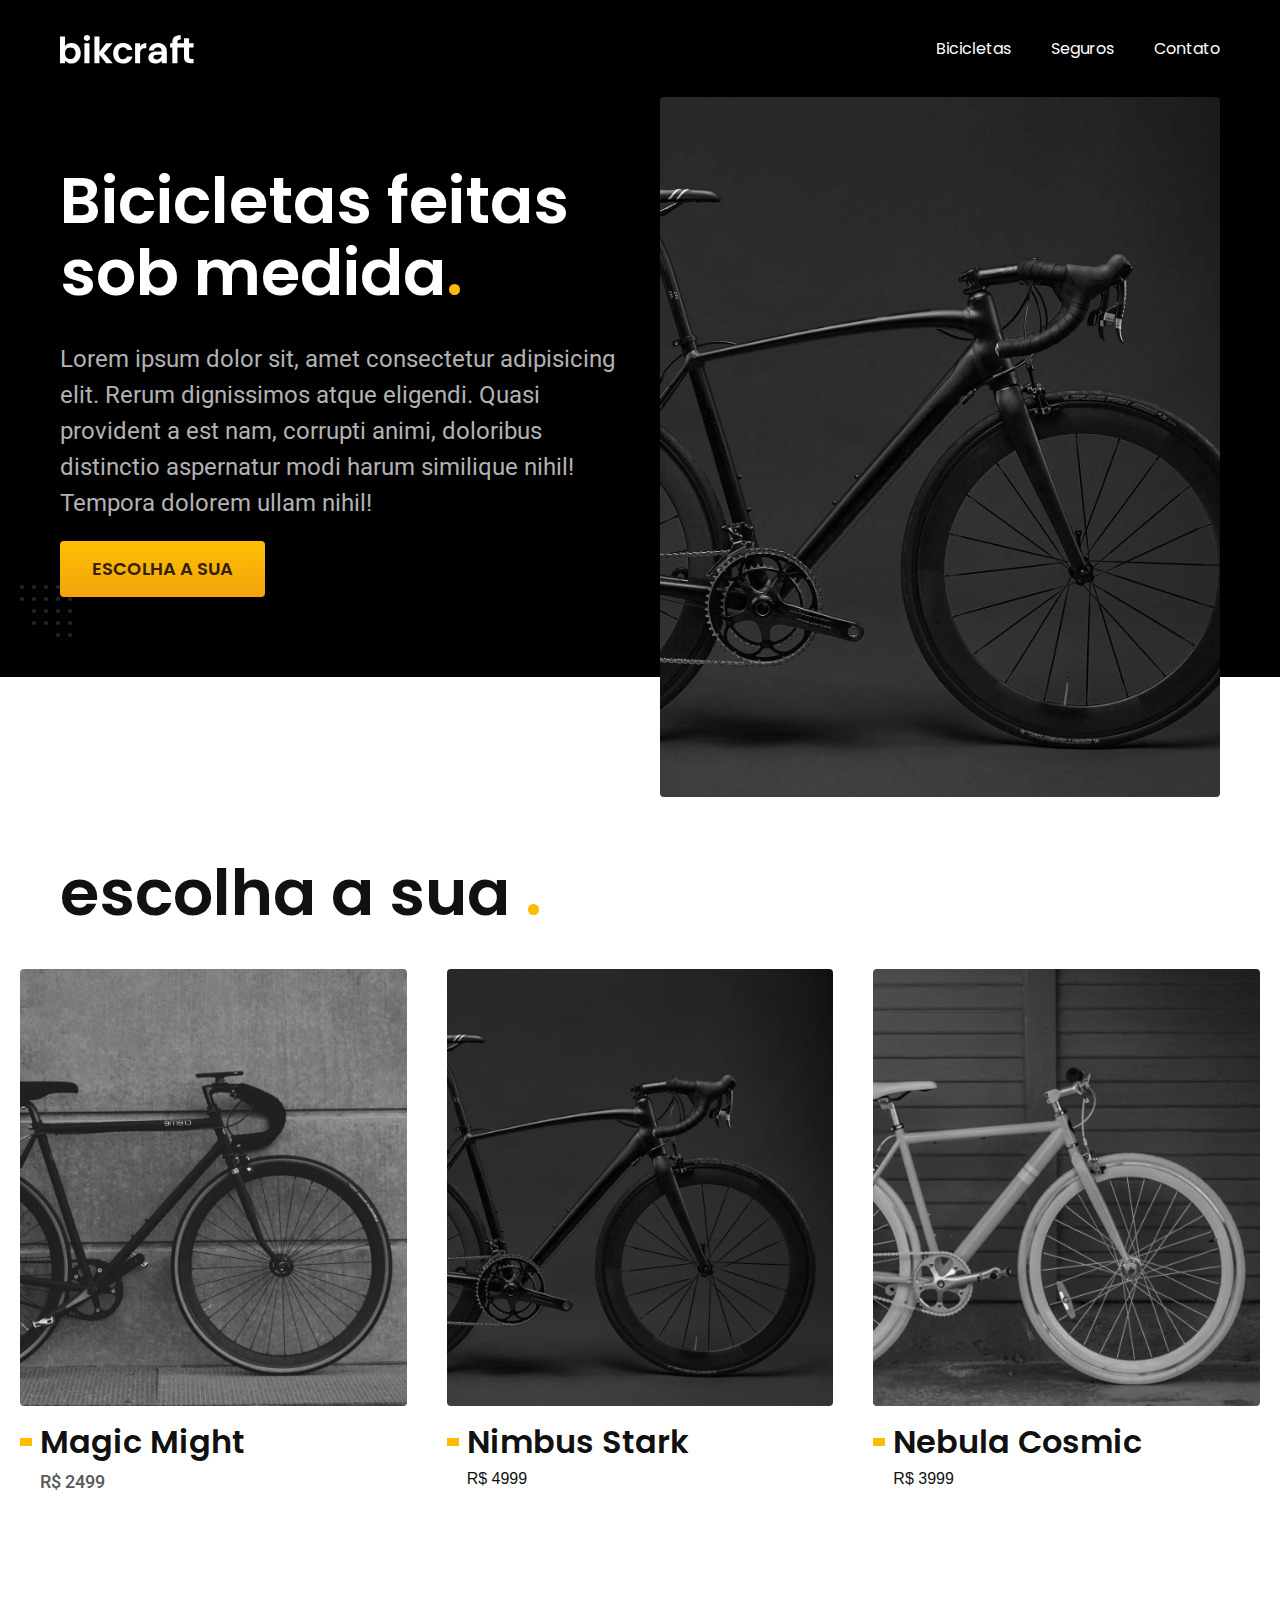
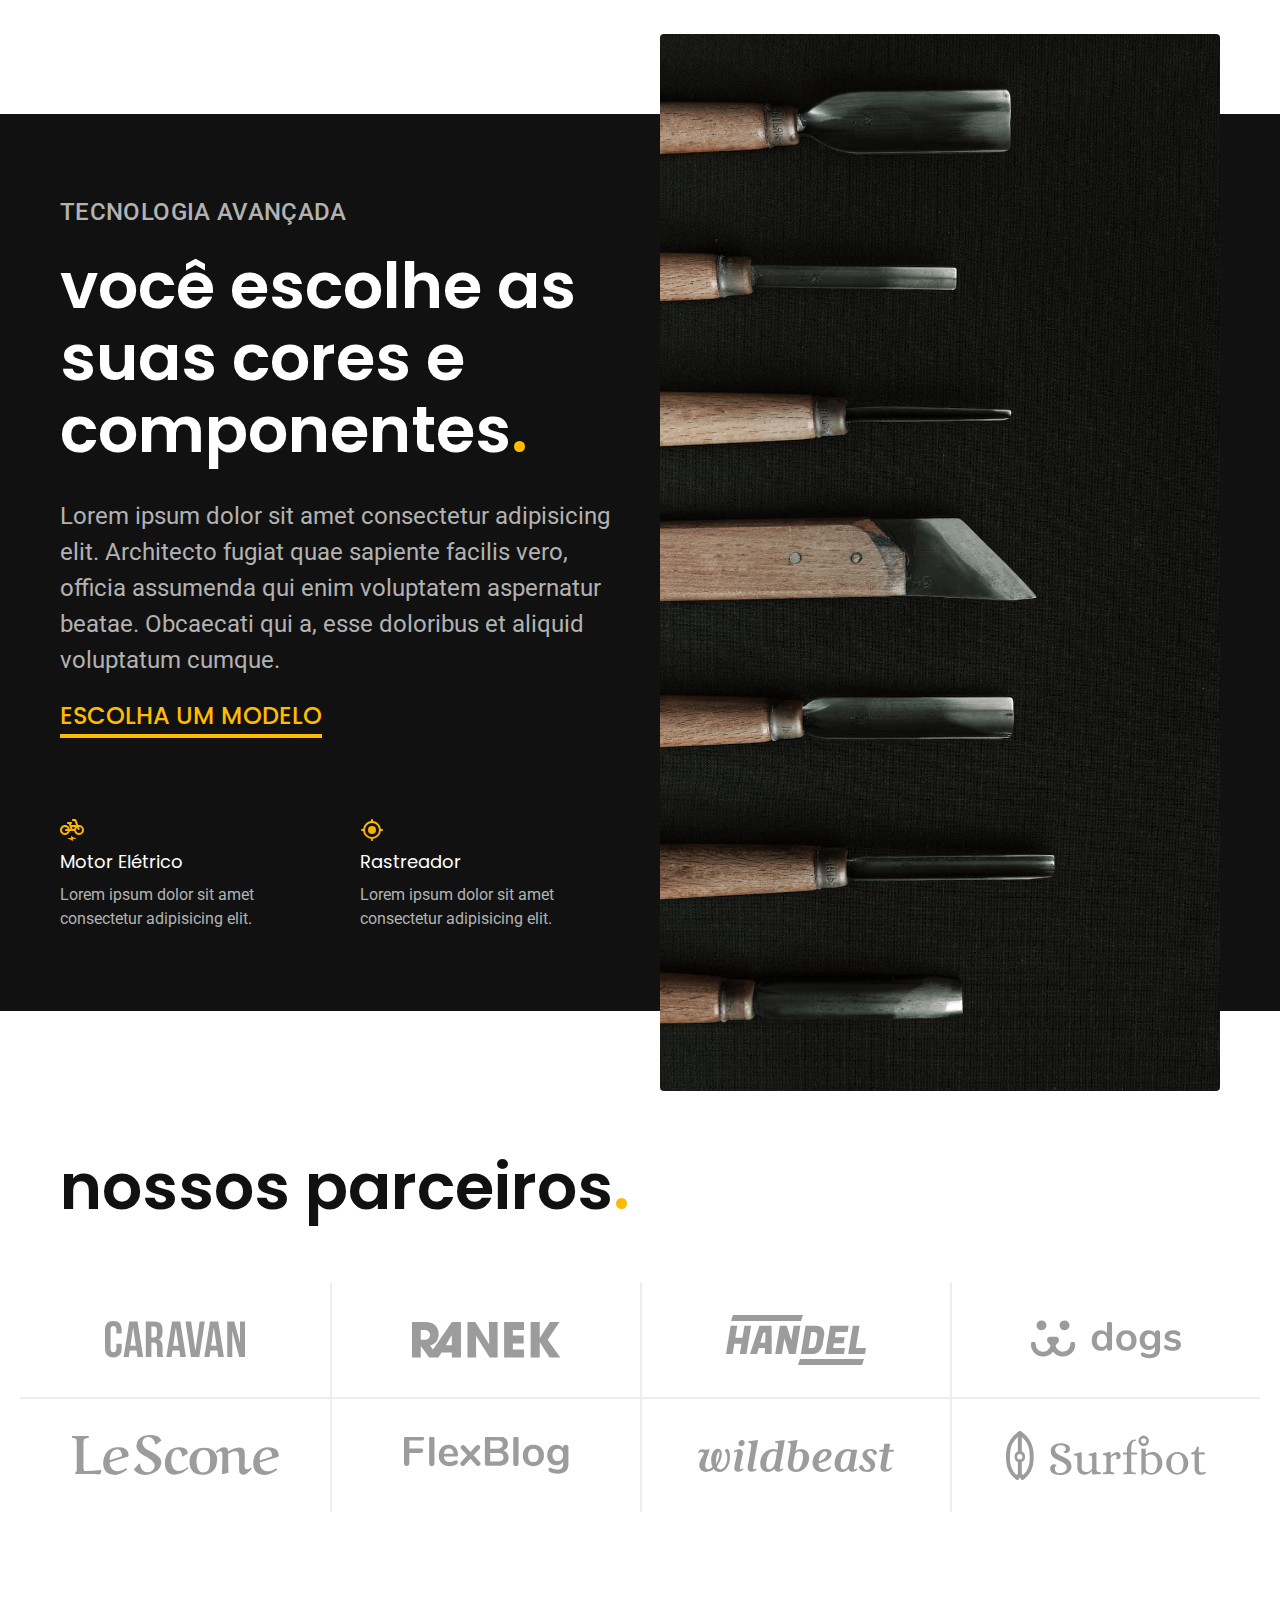
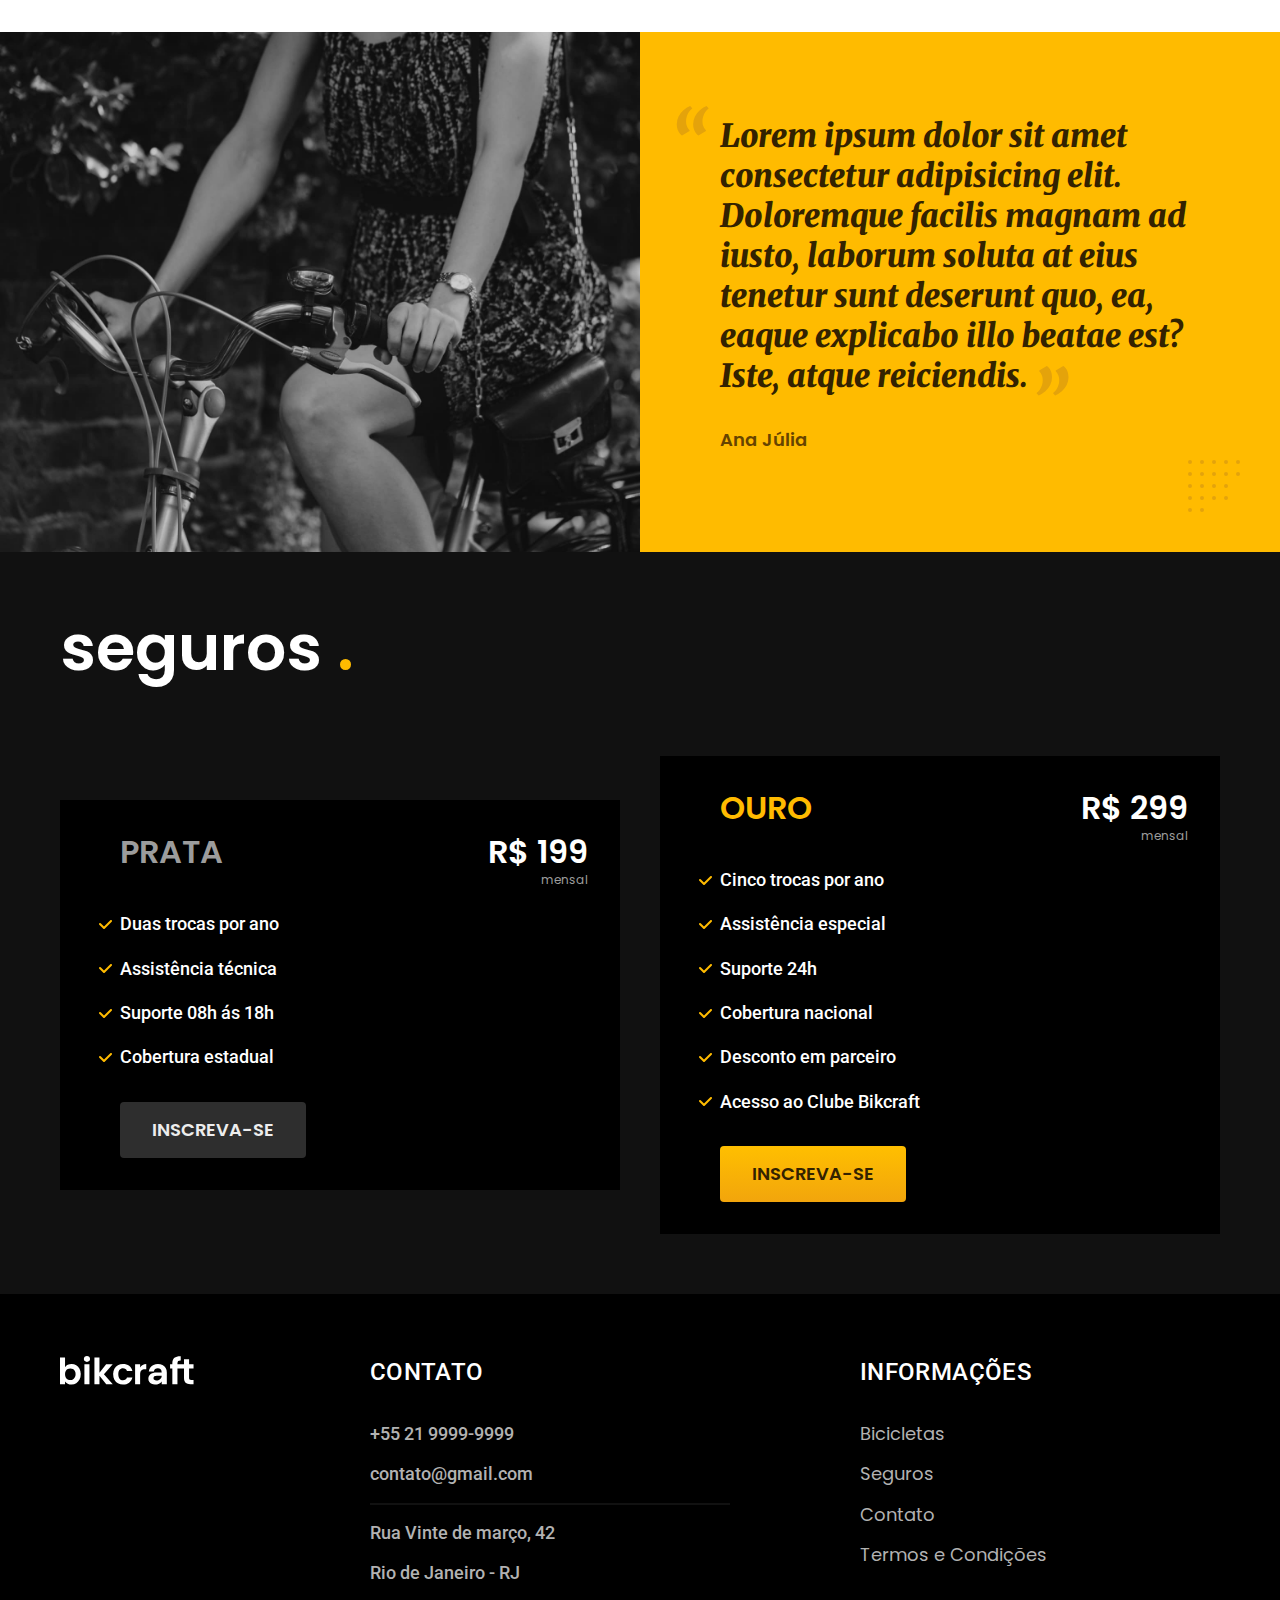
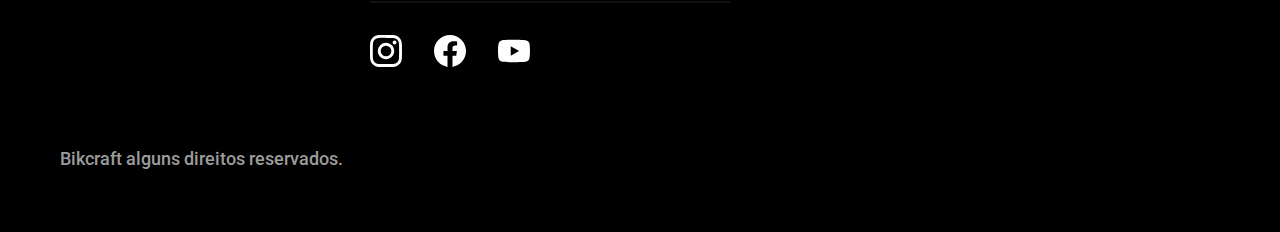
<file: index.html>
<!DOCTYPE html>
<html lang="pt-br">

<head>
  <meta charset="UTF-8">
  <meta name="viewport" content="width=device-width, initial-scale=1.0">
  <title>Projeto - Bikcraft</title>
  <meta name="description" content="">

  <link rel="preload" href="./css/style.css" as="style">
  
  <link rel="stylesheet" href="./css/style.css">


  <link rel="preconnect" href="https://fonts.googleapis.com">
  <link rel="preconnect" href="https://fonts.gstatic.com" crossorigin>
  <link href="https://fonts.googleapis.com/css2?family=Fira+Sans:wght@400;700&family=Merriweather:ital,opsz,wght@0,18..144,300..900;1,18..144,300..900&family=Poppins&family=Roboto:ital,wght@0,100..900;1,100..900&display=swap" rel="stylesheet">


</head>

<body>
  <header class="header-bg">
    <div class="header container">
      <a href="./">
        <img src="./img/bikcraft.svg" width="136" height="32" alt="Bikcraft">
      </a>

      <nav aria-label="primaria">
        <ul class="header-menu font-a-m cor-0">
          <li><a href="./bicicletas.html">Bicicletas</a></li>
          <li><a href="./seguros.html">Seguros</a></li>
          <li><a href="./contato.html">Contato</a></li>
        </ul>

      </nav>

    </div>

  </header>

  <main class="introducao-bg">
    <div class="introducao container">
      <div class="introducao-conteudo">
        <h1 class="font-1-xxl cor-0">Bicicletas feitas sob medida<span class="cor-p1">.</span> </h1>

        <p class="font-2-l cor-5"> Lorem ipsum dolor sit, amet consectetur adipisicing elit. Rerum dignissimos atque eligendi. Quasi provident a est nam, corrupti animi, doloribus distinctio aspernatur modi harum similique nihil! Tempora dolorem ullam nihil!</p>

        <a class="botao" href="./bicicletas.html">Escolha a sua</a>
      </div>


<picture>
 
 <source media="(max-width: 800px)" srcset="./img/bicicletas/nimbus.jpg">
  <img src="./img/fotos/introducao.jpg" width="1280" height="1600"  alt="Bicicleta elétrica preta.">

</picture>

     

    </div>

  </main>

  <article class="bicicletas-lista">

    <h2 class="font-1-xxl container"> escolha a sua <span class="cor-p1">.</span> </h2>

    <ul>

      <li>
        <a href="./bicicletas/magic.html">
          <img src="./img/bicicletas/magic-home.jpg" width="920" height="1040" alt="Bicicleta preta">
          <h3 class="font-1-xl">Magic Might</h3>
          <span class="font-2-m cor-8">R$ 2499</span>
        </a>
      </li>



      <li>
        <a href="./bicicletas/nimbus.html">
          <img src="./img/bicicletas/nimbus-home.jpg" width="920" height="1040" alt="Bicicleta preta">
          <h3 class="font-1-xl">Nimbus Stark</h3>
          <span clas="font-m- cor-8">R$ 4999</span>
        </a>
      </li>



      <li>
        <a href="./bicicletas/nebula.html">
          <img src="./img/bicicletas/nebula-home.jpg" width="920" height="1040" alt="Bicicleta preta">
          <h3 class="font-1-xl">Nebula Cosmic</h3>
          <span clas="font-m- cor-8">R$ 3999</span>

        </a>

      </li>

    </ul>

  </article>


  <article class="tecnologia-bg">
    <div class="tecnologia container">

      <div class="tecnologia-conteudo">
        <span class="font-2-l-b cor-5">Tecnologia Avançada</span>
        <h2 class="font-1-xxl cor-0">você escolhe as suas cores e componentes<span class="cor-p1">.</span></h2>
        <p class="font-2-l cor-5">Lorem ipsum dolor sit amet consectetur adipisicing elit. Architecto fugiat quae sapiente facilis vero, officia assumenda qui enim voluptatem aspernatur beatae. Obcaecati qui a, esse doloribus et aliquid voluptatum cumque.</p>
        <a class="link" href="./bicicletas.html">Escolha um modelo</a>


        <div class="tecnologia-vantagens">

          <div>
            <img src="./img/icones/eletrica.svg"  width="24" height="24" alt="">
            <h3 class="font-1-m cor-0">Motor Elétrico</h3>
            <p class="font-2-s cor-5">Lorem ipsum dolor sit amet consectetur adipisicing elit. </p>
          </div>

          <div>
            <img src="./img/icones/rastreador.svg" width="24" height="24" alt="">
            <h3 class="font-1-m cor-0">Rastreador</h3>
            <p class="font-2-s cor-5">Lorem ipsum dolor sit amet consectetur adipisicing elit. </p>
          </div>

        </div>


      </div>



      <div class="tecnologia-imagem">
        <img src="./img/fotos/tecnologia.jpg"  width="1200" height="1920" alt="">
      </div>

    </div>

  </article>

  <section class="parceiros" aria-label="Nossos Parceiros">

    <h2 class="container font-1-xxl">nossos parceiros<span class="cor-p1">.</span></h2>

    <ul>

      <li><img src="./img/parceiros/caravan.svg" width="140" height="38"  alt="caravan"></li>
      <li><img src="./img/parceiros/ranek.svg"  width="149" height="36" alt="ranek"></li>
      <li><img src="./img/parceiros/handel.svg"  width="140" height="50" alt="handel"></li>
      <li><img src="./img/parceiros/dogs.svg"  width="152" height="39" alt="dogs"></li>


      <li><img src="./img/parceiros/lescone.svg" width="208" height="41" alt="lescone"></li>
      <li><img src="./img/parceiros/flexblog.svg"  width="165" height="38" alt="flexblog"></li>
      <li><img src="./img/parceiros/wildbeast.svg"  width="196" height="34" alt="wildbeast"></li>
      <li><img src="./img/parceiros/surfbot.svg"  width="200" height="49" alt="surfbot"></li>

    </ul>

  </section>


  <section class="depoimento" aria-label="Depoimento">

    <div>
      <img src="./img/fotos/depoimento.jpg" width="1560" height="1360" alt="Pedalando bikcraft">
    </div>

    <div class="depoimento-conteudo">

      <blockquote class="font-1-xl cor-p5">


        <p>Lorem ipsum dolor sit amet consectetur adipisicing elit. Doloremque facilis magnam ad iusto, laborum soluta at eius tenetur sunt deserunt quo, ea, eaque explicabo illo beatae est? Iste, atque reiciendis.</p>

      </blockquote>
      <span class="font-1-m-b cor-p4">Ana Júlia</span>


    </div>

  </section>



  <article class="seguros-bg">
    <div class="seguros container">
      <h2 class="font-1-xxl cor-0">seguros <span class="cor-p1">.</span></h2>

      <div class="seguros-item">
        <h3 class="font-1-xl cor-6">PRATA</h3>
        <span class="font-1-xl cor-0">R$ 199 <span class="font-1-xs cor-6">mensal</span></span>

        <ul class="font-2-m cor-0">

          <li>Duas trocas por ano</li>
          <li>Assistência técnica</li>
          <li>Suporte 08h ás 18h</li>
          <li>Cobertura estadual</li>
        </ul>

        <a class="botao secundario" href="./orcamento.html">Inscreva-se</a>
      </div>




      <div class="seguros-item">
        <h3 class="font-1-xl cor-p1">OURO</h3>
        <span class="font-1-xl cor-0">R$ 299 <span class="font-1-xs cor-6">mensal</span></span>

        <ul class="font-2-m cor-0">

          <li>Cinco trocas por ano</li>
          <li>Assistência especial</li>
          <li>Suporte 24h</li>
          <li>Cobertura nacional</li>
          <li>Desconto em parceiro</li>
          <li>Acesso ao Clube Bikcraft</li>
        </ul>

        <a class="botao" href=".orcamento.html">Inscreva-se</a>
      </div>


    </div>

  </article>


  <footer class="footer-bg">
    <div class="footer container">
      <img src="./img/bikcraft.svg" width="136" height="32" alt="Bikcraft">
      <div class="footer-contato">
        <h3 class="font-2-l-b cor-0">Contato</h3>
        <ul class="font-2-m cor-5">
          <li><a href="tel:+552199999999">+55 21 9999-9999</a></li>
          <li><a href="mailto:contato@hotmail.com">contato@gmail.com</a></li>

          <li>Rua Vinte de março, 42</li>
          <li>Rio de Janeiro - RJ</li>

        </ul>

        <div class="footer-redes">

          <a href="./">
            <img src="./img/redes/instagram.svg" width="32" height="32" alt="Instagram">
          </a>

          <a href="./">
            <img src="./img/redes/facebook.svg" width="32" height="32" alt="Facebook">
          </a>

          <a href="./">
            <img src="./img/redes/youtube.svg" alt="Youtube">
          </a>
        </div>

      </div>

      <div class="footer-informacoes">
        <h3 class="font-2-l-b cor-0">Informações</h3>

        <nav>
          <ul class="font-1-m cor-5">
            <li><a href="./bicicletas.html">Bicicletas</a></li>
            <li><a href="./seguros.html">Seguros</a></li>
            <li><a href="./contato.html">Contato</a></li>
            <li><a href="./termos.html">Termos e Condições</a></li>
          </ul>
        </nav>

      </div>


      <p class="footer-copy font-2-m cor-6">Bikcraft alguns direitos reservados.</p>

    </div>



  </footer>


</body>

</html>
</file>
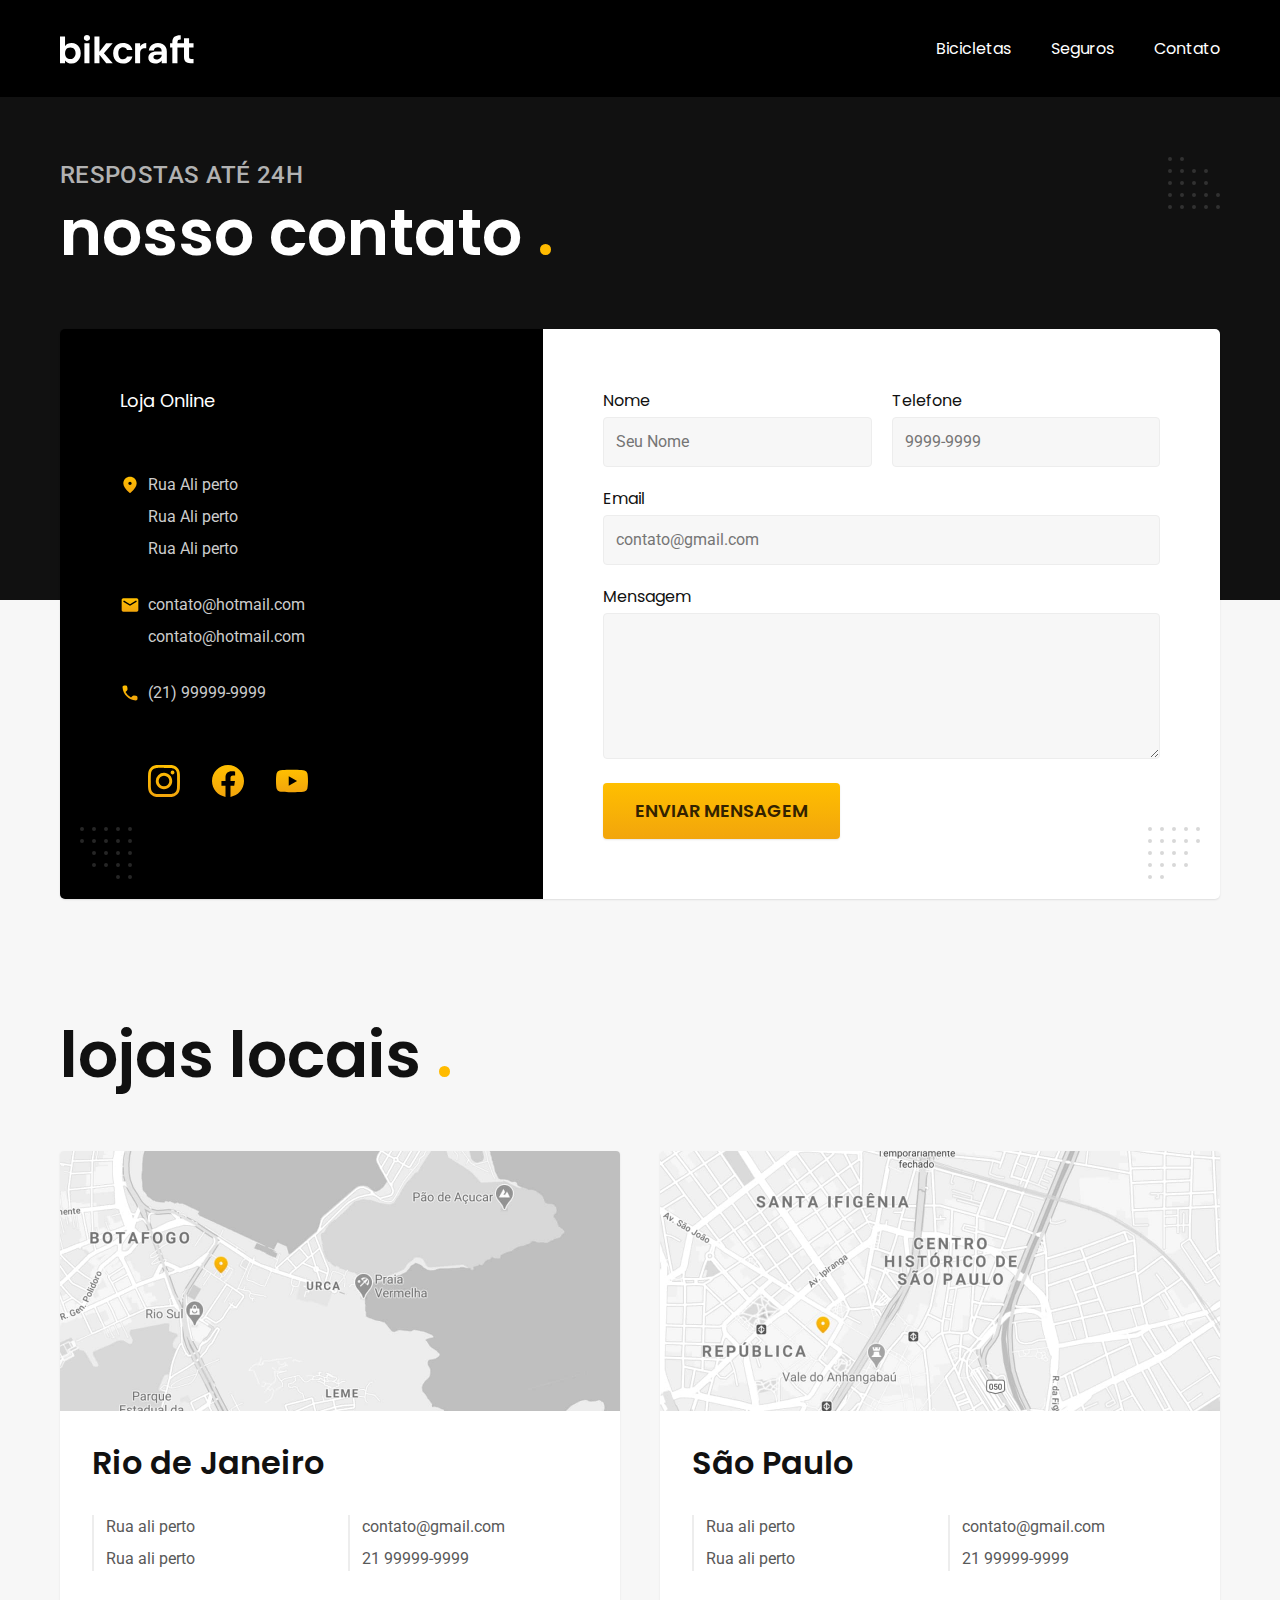
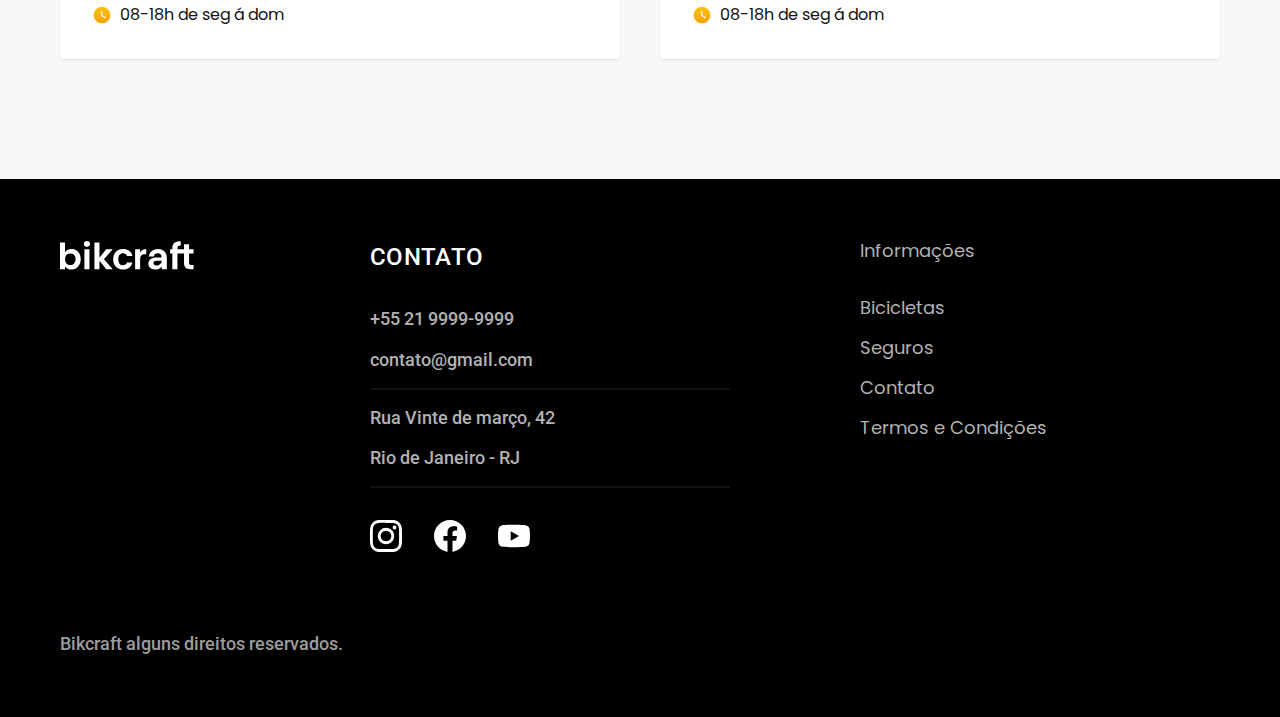
<file: contato.html>
<!DOCTYPE html>
<html lang="pt-br">

<head>
  <meta charset="UTF-8">
  <meta name="viewport" content="width=device-width, initial-scale=1.0">
  <title>Contato | Bikcraft</title>
  <meta name="description" content="Termos e condições">
  <link rel="preload" href="./css/style.css" as="style">
  <link rel="stylesheet" href="./css/style.css">


  <link rel="preconnect" href="https://fonts.googleapis.com">
  <link rel="preconnect" href="https://fonts.gstatic.com" crossorigin>
  <link href="https://fonts.googleapis.com/css2?family=Fira+Sans:wght@400;700&family=Merriweather:ital,opsz,wght@0,18..144,300..900;1,18..144,300..900&family=Poppins&family=Roboto:ital,wght@0,100..900;1,100..900&display=swap" rel="stylesheet">


</head>

<body id="contato">
  <header class="header-bg">
    <div class="header container">
      <a href="./">
        <img src="./img/bikcraft.svg" alt="Bikcraft">
      </a>

      <nav aria-label="primaria">
        <ul class="header-menu font-a-m cor-0">
          <li><a href="./bicicletas.html">Bicicletas</a></li>
          <li><a href="./seguros.html">Seguros</a></li>
          <li><a href="./contato.html">Contato</a></li>
        </ul>

      </nav>

    </div>

  </header>


  <main>

    <div class="titulo-bg">

      <div class="titulo container">
        <p class="font-2-l-b cor-5">Respostas até 24h</p>
        <h1 class="font-1-xxl cor-0">nosso contato <span class="cor-p1">.</span></h1>
      </div>



    </div>


    <div class="contato container">

      <section class="contato-dados" aria-label="Endereço">
        <h2 class="font-1-m cor-0">Loja Online</h2>

        <div class="contato-endereco font-2-s cor-4">
          <p>Rua Ali perto</p>
          <p>Rua Ali perto</p>
          <p>Rua Ali perto</p>

        </div>

        <address class="contato-meios font-2-s cor-4">
          <a href="mailto:contato@hotmail.com">contato@hotmail.com</a>
          <a href="mailto:contato@hotmail.com">contato@hotmail.com</a>
          <a href="tel:(21) 99999-9999">(21) 99999-9999</a>

        </address>


        <div class="contato-redes">


          <a href="./">
            <img src="./img/redes/instagram-p.svg" alt="Instagram">
          </a>

          <a href="./">
            <img src="./img/redes/facebook-p.svg" alt="Facebook">
          </a>

          <a href="./">
            <img src="./img/redes/youtube-p.svg" alt="Youtube">
          </a>


        </div>

      </section>


      <section class="contato-formulario" aria-label="Formulário">

        <form class="form" action="./contato.html">


          <div>

            <label for="nome">Nome</label>
            <input type="text" id="nome" name="nome" placeholder="Seu Nome">

          </div>




          <div>

            <label for="telefone">Telefone</label>
            <input type="text" id="telefone" name="telefone" placeholder="9999-9999">

          </div>



          <div class="col-2">

            <label for="email">Email</label>
            <input type="email" id="email" name="email" placeholder="contato@gmail.com">

          </div>



          <div class="col-2">

            <label for="mensagem">Mensagem</label>
            <textarea rows="5" id="mensagem" name="mensagem" placeholder="O que você precisa?"> </textarea>

          </div>

          <button class="botao col-2">Enviar Mensagem</button>

        </form>


      </section>

    </div>


  </main>


  <article class="lojas container">
    <h2 class="font-1-xxl">lojas locais <span class="cor-p1">.</span></h2>

    <div class="lojas-item">
      <img src="./img/lojas/rj.jpg" alt="mapa marcando o endereço em Rua Ali perto">

      <div class="lojas-conteudo">
        <h3 class="font-1-xl">Rio de Janeiro</h3>
        <div class="lojas-dados font-2-s cor-8">
          <p>Rua ali perto</p>
          <p>Rua ali perto</p>
        </div>



        <div class="lojas-dados font-2-s cor-8">
          <a href="mailto:contato@gmail.com">contato@gmail.com</a>
          <a href="tel:+5521999999999">21 99999-9999</a>


        </div>

        <p class="lojas-tempo font-1-s"><img src="./img/icones/horario.svg" alt="">08-18h de seg á dom</p>
      </div>

    </div>


    <div class="lojas-item">
      <img src="./img/lojas/sp.jpg" alt="mapa marcando o endereço em Rua Ali perto">


      <div class="lojas-conteudo">
        <h3 class="font-1-xl">São Paulo</h3>

        <div class="lojas-dados font-2-s cor-8">
          <p>Rua ali perto</p>
          <p>Rua ali perto</p>
        </div>



        <div class="lojas-dados font-2-s cor-8">
          <a href="mailto:contato@gmail.com">contato@gmail.com</a>
          <a href="tel:+5521999999999">21 99999-9999</a>

        </div>

        <p class="lojas-tempo font-1-s"><img src="./img/icones/horario.svg" alt="">08-18h de seg á dom</p>
      </div>

    </div>


  </article>






  <footer class="footer-bg">
    <div class="footer container">
      <img src="./img/bikcraft.svg" alt="Bikcraft">
      <div class="footer-contato">
        <h3 class="font-2-l-b cor-0">Contato</h3>
        <ul class="font-2-m cor-5">
          <li><a href="tel:+552199999999">+55 21 9999-9999</a></li>
          <li><a href="mailto:contato@hotmail.com">contato@gmail.com</a></li>
          <li>Rua Vinte de março, 42</li>
          <li>Rio de Janeiro - RJ</li>

        </ul>

        <div class="footer-redes">

          <a href="./">
            <img src="./img/redes/instagram.svg" alt="Instagram">
          </a>

          <a href="./">
            <img src="./img/redes/facebook.svg" alt="Facebook">
          </a>

          <a href="./">
            <img src="./img/redes/youtube.svg" alt="Youtube">
          </a>
        </div>

      </div>

      <div class="footer-informacoes">
        <h3 class="font-1-m cor-5">Informações</h3>

        <nav>
          <ul class="font-1-m cor-5">
            <li><a href="./bicicletas.html">Bicicletas</a></li>
            <li><a href="./seguros.html">Seguros</a></li>
            <li><a href="./contato.html">Contato</a></li>
            <li><a href="./termos.html">Termos e Condições</a></li>
          </ul>
        </nav>

      </div>


      <p class="footer-copy font-2-m cor-6">Bikcraft alguns direitos reservados.</p>

    </div>



  </footer>


</body>

</html>
</file>
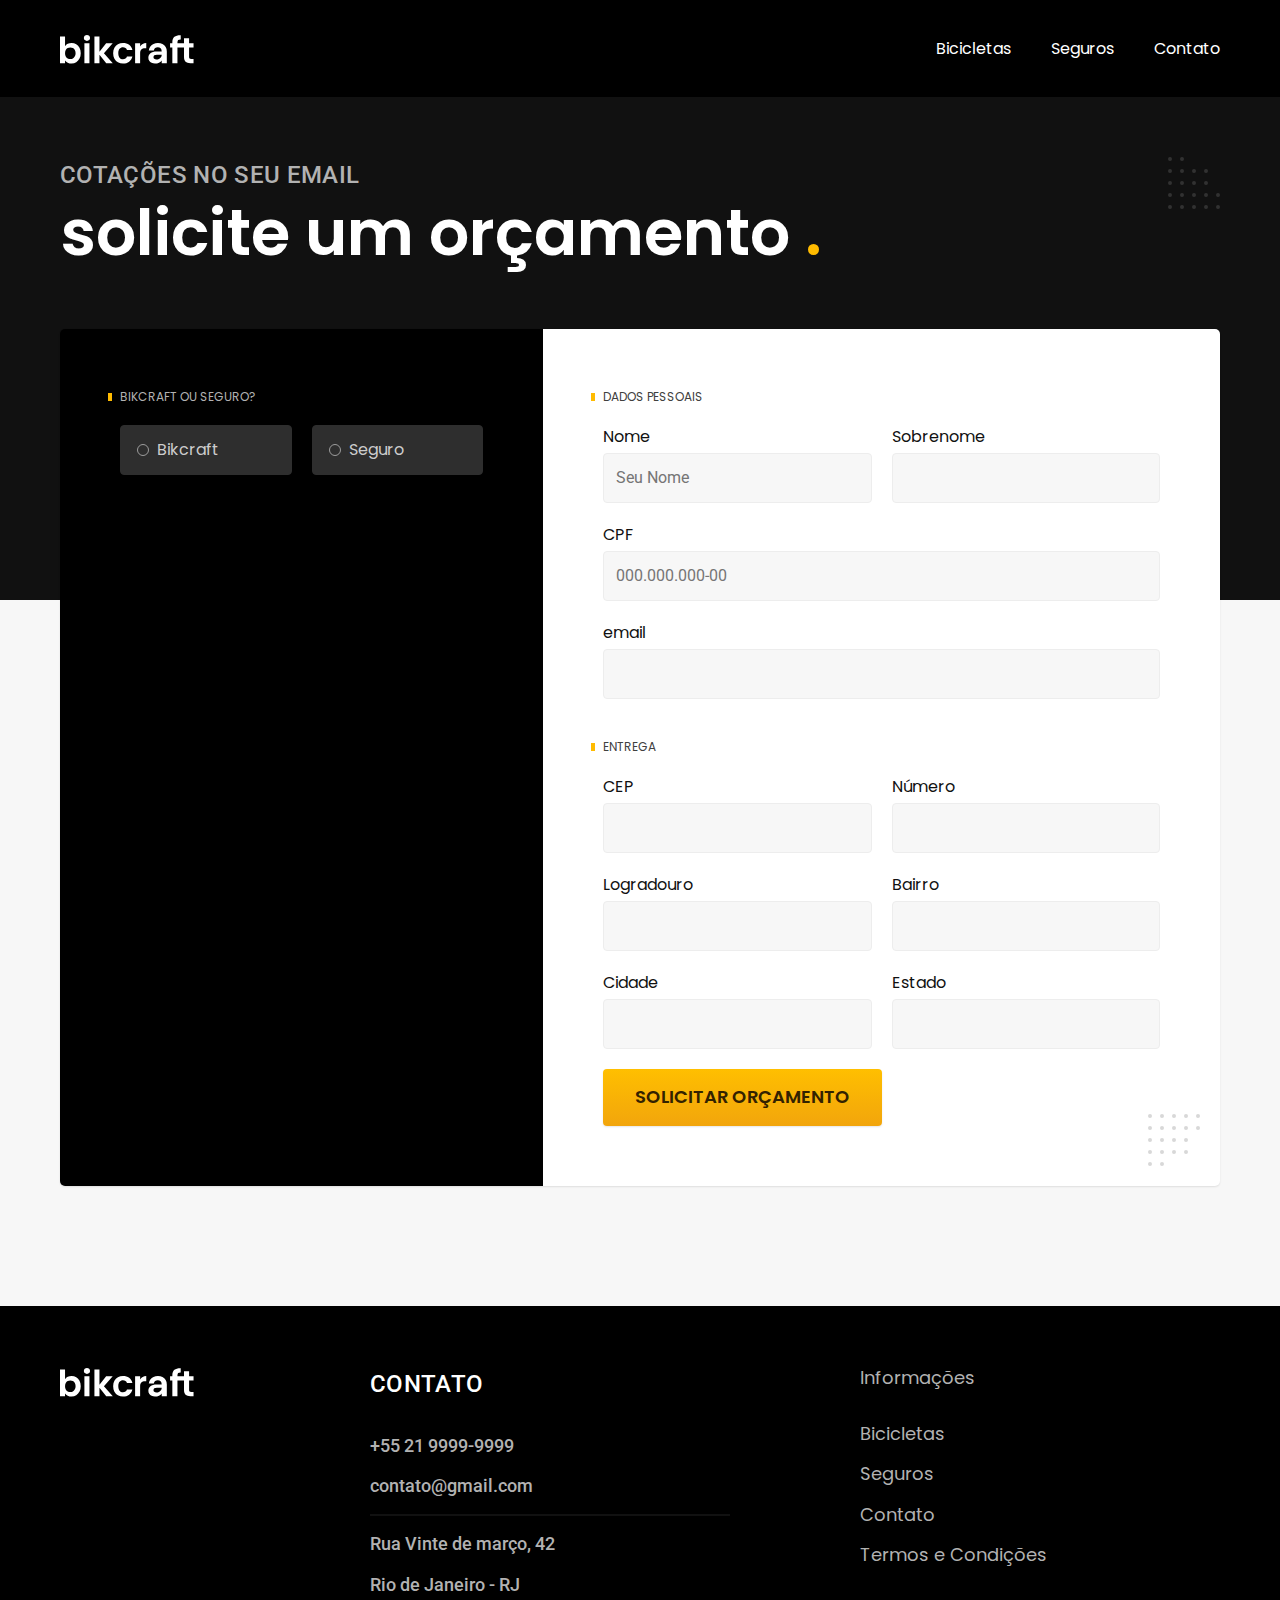
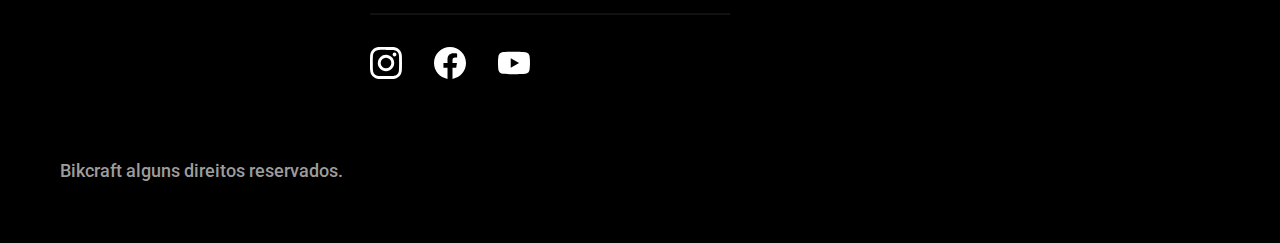
<file: orcamento.html>
<!DOCTYPE html>
<html lang="pt-br">

<head>
  <meta charset="UTF-8">
  <meta name="viewport" content="width=device-width, initial-scale=1.0">
  <title>Orçamento | Bikcraft</title>
  <meta name="description" content="Orçamento">
  <link rel="preload" href="./css/style.css" as="style">
  <link rel="stylesheet" href="./css/style.css">


  <link rel="preconnect" href="https://fonts.googleapis.com">
  <link rel="preconnect" href="https://fonts.gstatic.com" crossorigin>
  <link href="https://fonts.googleapis.com/css2?family=Fira+Sans:wght@400;700&family=Merriweather:ital,opsz,wght@0,18..144,300..900;1,18..144,300..900&family=Poppins&family=Roboto:ital,wght@0,100..900;1,100..900&display=swap" rel="stylesheet">


</head>

<body id="orcamento">
  <header class="header-bg">
    <div class="header container">
      <a href="./">
        <img src="./img/bikcraft.svg" alt="Bikcraft">
      </a>

      <nav aria-label="primaria">
        <ul class="header-menu font-a-m cor-0">
          <li><a href="./bicicletas.html">Bicicletas</a></li>
          <li><a href="./seguros.html">Seguros</a></li>
          <li><a href="./contato.html">Contato</a></li>
        </ul>

      </nav>

    </div>

  </header>


  <main>

    <div class="titulo-bg">

      <div class="titulo container">
        <p class="font-2-l-b cor-5">Cotações no seu email</p>
        <h1 class="font-1-xxl cor-0">solicite um orçamento <span class="cor-p1">.</span></h1>
      </div>

    </div>


    <form class="orcamento container" action="./">

      <div class="orcamento-produto">
        <h2 class="font-1-xs cor-5">Bikcraft ou Seguro?</h2>


        <input type="radio" name="tipo" value="bikcraft" id="bikcraft">
        <label for="bikcraft">Bikcraft</label>


        <input type="radio" name="tipo" value="seguro" id="seguro">
        <label for="seguro">Seguro</label>






        <div class="orcamento-conteudo" id="orcamento-bikcraft">
          <h2 class="font-1-xs cor-5"> Escolha a sua</h2>

          <input type="radio" name="produto" value="nimbus" id="nimbus">
          <label for="nimbus">Nimbus Stark <span>R$ 4999</span></label>

          <div class="orcamento-detalhes">
            <ul class="font-1-xs cor-8">

              <li><img src="./img/icones/eletrica.svg" alt="">Motor Elétrico</li>
              <li><img src="./img/icones/carbono.svg" alt="">Carbono</li>
              <li><img src="./img/icones/velocidade.svg" alt="">50 km/h</li>
              <li><img src="./img/icones/rastreador.svg" alt="">Rastreador</li>
            </ul>
            <img src="./img/bicicletas/nimbus.jpg" alt="Bicicleta preta">
          </div>




          <input type="radio" name="produto" value="magic" id="magic">
          <label for="magic">Magic Might <span>R$ 4999</span></label>




          <div class="orcamento-detalhes">
            <ul class="font-1-xs cor-8">

              <li><img src="./img/icones/eletrica.svg" alt="">Motor Elétrico</li>
              <li><img src="./img/icones/carbono.svg" alt="">Carbono</li>
              <li><img src="./img/icones/velocidade.svg" alt="">50 km/h</li>
              <li><img src="./img/icones/rastreador.svg" alt="">Rastreador</li>
            </ul>
            <img src="./img/bicicletas/magic.jpg" alt="Bicicleta preta">
          </div>





          <input type="radio" name="produto" value="nebula" id="nebula">
          <label for="nebula">Nebula Cosmic <span>R$ 4999</span></label>



          <div class="orcamento-detalhes">
            <ul class="font-1-xs cor-8">

              <li><img src="./img/icones/eletrica.svg" alt="">Motor Elétrico</li>
              <li><img src="./img/icones/carbono.svg" alt="">Carbono</li>
              <li><img src="./img/icones/velocidade.svg" alt="">50 km/h</li>
              <li><img src="./img/icones/rastreador.svg" alt="">Rastreador</li>
            </ul>
            <img src="./img/bicicletas/nebula.jpg" alt="Bicicleta branca">
          </div>




        </div>


        <div class="orcamento-conteudo" id="orcamento-seguro">
          <h2 class="font-1-xs cor-5"> Escolha o plano</h2>


          <input type="radio" name="produto" value="prata" id="prata">
          <label for="prata">prata<span>R$ 199</span></label>


          <input type="radio" name="produto" value="ouro" id="ouro">
          <label for="ouro">Ouro<span>R$ 299</span></label>

        </div>

      </div>





      <div class="orcamento-dados form">

        <h2 class="font-1-xs cor-9 col-2">dados pessoais</h2>


        <div>
          <label for="nome">Nome</label>
          <input type="text" id="nome" name="nome" placeholder="Seu Nome">
        </div>



        <div>
          <label for="sobrenome">Sobrenome</label>
          <input type="text" id="sobrenome" name="sobrenome">
        </div>



        <div class="col-2">
          <label for="cpf">CPF</label>
          <input type="text" id="cpf" name="cpf" placeholder="000.000.000-00">
        </div>



        <div class="col-2">
          <label for="email">email</label>
          <input type="email" id="email" name="email">
        </div>


        <h2 class="font-1-xs cor-9 col-2">entrega</h2>

        <div>
          <label for="cep">CEP</label>
          <input type="text" id="cep" name="cep">
        </div>


        <div>
          <label for="numero">Número</label>
          <input type="text" id="numero" name="numero">
        </div>


        <div>
          <label for="logradouro">Logradouro</label>
          <input type="text" id="logradouro" name="logradouro">
        </div>


        <div>
          <label for="bairro">Bairro</label>
          <input type="text" id="bairro" name="bairro">
        </div>



        <div>
          <label for="cidade"> Cidade</label>
          <input type="text" id="cidade" name="cidade">
        </div>



        <div>
          <label for="estado">Estado</label>
          <input type="text" id="estado" name="estado">
        </div>

        <button class="botao col-2">Solicitar Orçamento</button>




      </div>
    </form>

  </main>




























  <footer class="footer-bg">
    <div class="footer container">
      <img src="./img/bikcraft.svg" alt="Bikcraft">
      <div class="footer-contato">
        <h3 class="font-2-l-b cor-0">Contato</h3>
        <ul class="font-2-m cor-5">
          <li><a href="tel:+552199999999">+55 21 9999-9999</a></li>
          <li><a href="mailto:contato@hotmail.com">contato@gmail.com</a></li>
          <li>Rua Vinte de março, 42</li>
          <li>Rio de Janeiro - RJ</li>

        </ul>

        <div class="footer-redes">

          <a href="./">
            <img src="./img/redes/instagram.svg" alt="Instagram">
          </a>

          <a href="./">
            <img src="./img/redes/facebook.svg" alt="Facebook">
          </a>

          <a href="./">
            <img src="./img/redes/youtube.svg" alt="Youtube">
          </a>
        </div>

      </div>

      <div class="footer-informacoes">
        <h3 class="font-1-m cor-5">Informações</h3>

        <nav>
          <ul class="font-1-m cor-5">
            <li><a href="./bicicletas.html">Bicicletas</a></li>
            <li><a href="./seguros.html">Seguros</a></li>
            <li><a href="./contato.html">Contato</a></li>
            <li><a href="./termos.html">Termos e Condições</a></li>
          </ul>
        </nav>

      </div>


      <p class="footer-copy font-2-m cor-6">Bikcraft alguns direitos reservados.</p>

    </div>



  </footer>


</body>

</html>
</file>
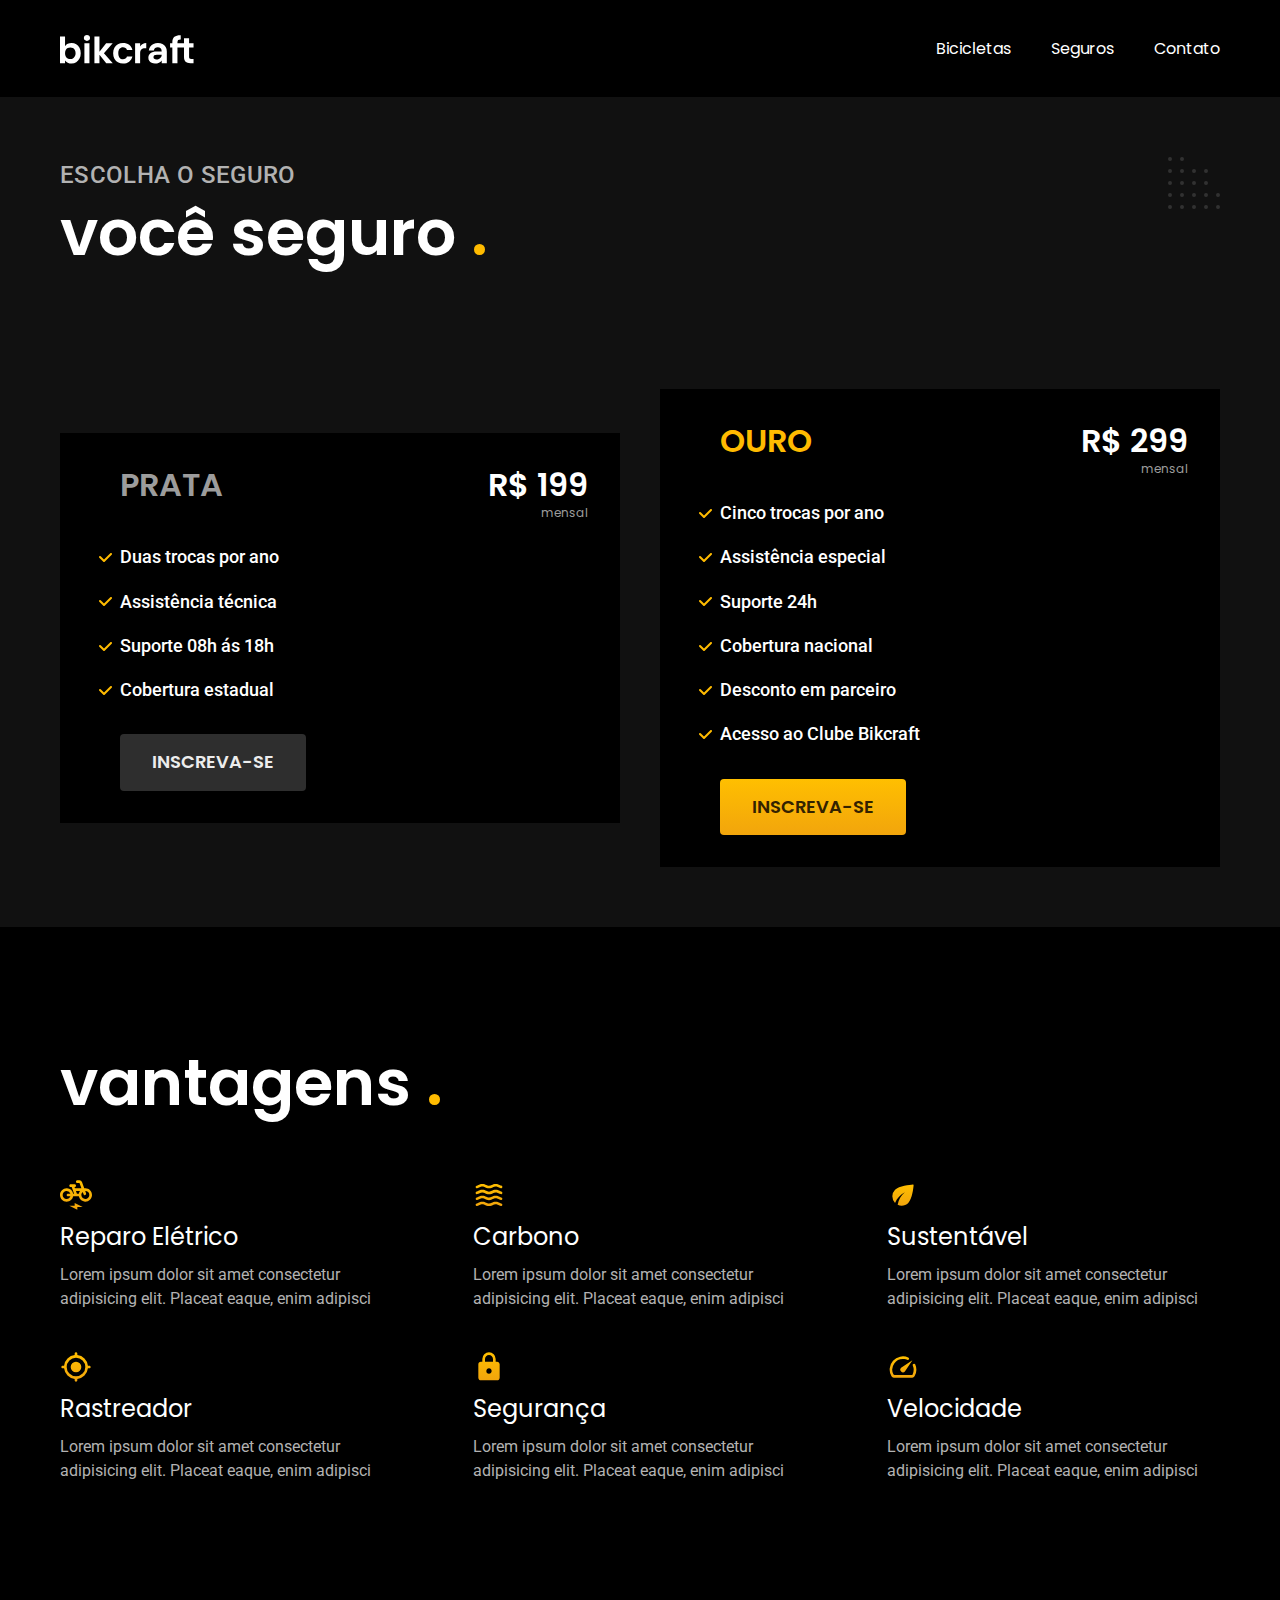
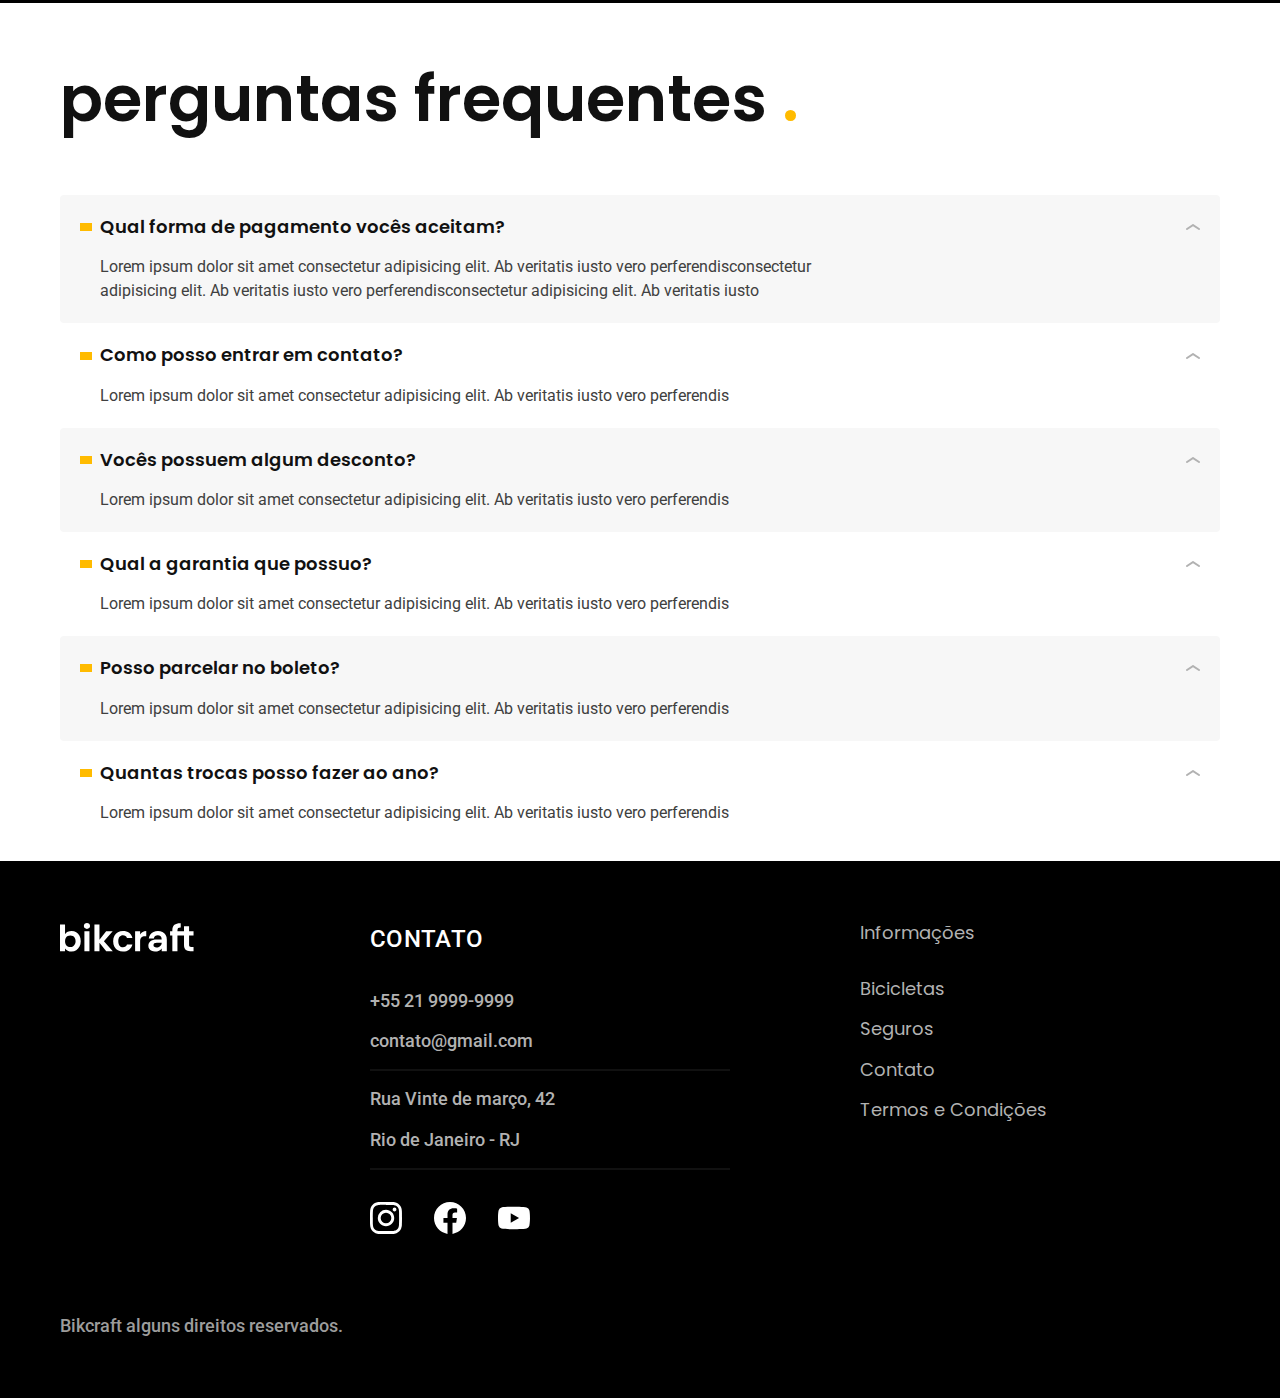
<file: seguros.html>
<!DOCTYPE html>
<html lang="pt-br">

<head>
  <meta charset="UTF-8">
  <meta name="viewport" content="width=device-width, initial-scale=1.0">
  <title>Seguros | Bikcraft</title>
  <meta name="description" content="Termos e condições">
  <link rel="preload" href="./css/style.css" as="style">
  <link rel="stylesheet" href="./css/style.css">


  <link rel="preconnect" href="https://fonts.googleapis.com">
  <link rel="preconnect" href="https://fonts.gstatic.com" crossorigin>
  <link href="https://fonts.googleapis.com/css2?family=Fira+Sans:wght@400;700&family=Merriweather:ital,opsz,wght@0,18..144,300..900;1,18..144,300..900&family=Poppins&family=Roboto:ital,wght@0,100..900;1,100..900&display=swap" rel="stylesheet">


</head>

<body id="seguros">
  <header class="header-bg">
    <div class="header container">
      <a href="./">
        <img src="./img/bikcraft.svg" alt="Bikcraft">
      </a>

      <nav aria-label="primaria">
        <ul class="header-menu font-a-m cor-0">
          <li><a href="./bicicletas.html">Bicicletas</a></li>
          <li><a href="./seguros.html">Seguros</a></li>
          <li><a href="./contato.html">Contato</a></li>
        </ul>

      </nav>

    </div>

  </header>


  <main class="seguros-bg">

    <div class="titulo-bg">

      <div class="titulo container">
        <p class="font-2-l-b cor-5">Escolha o seguro</p>
        <h1 class="font-1-xxl cor-0">você seguro <span class="cor-p1">.</span></h1>

      </div>

    </div>




    <div class="seguros container">


      <div class="seguros-item">
        <h3 class="font-1-xl cor-6">PRATA</h3>
        <span class="font-1-xl cor-0">R$ 199 <span class="font-1-xs cor-6">mensal</span></span>

        <ul class="font-2-m cor-0">

          <li>Duas trocas por ano</li>
          <li>Assistência técnica</li>
          <li>Suporte 08h ás 18h</li>
          <li>Cobertura estadual</li>
        </ul>

        <a class="botao secundario" href="./orcamento.html">Inscreva-se</a>
      </div>




      <div class="seguros-item">
        <h3 class="font-1-xl cor-p1">OURO</h3>
        <span class="font-1-xl cor-0">R$ 299 <span class="font-1-xs cor-6">mensal</span></span>

        <ul class="font-2-m cor-0">

          <li>Cinco trocas por ano</li>
          <li>Assistência especial</li>
          <li>Suporte 24h</li>
          <li>Cobertura nacional</li>
          <li>Desconto em parceiro</li>
          <li>Acesso ao Clube Bikcraft</li>
        </ul>

        <a class="botao" href=".orcamento.html">Inscreva-se</a>
      </div>


    </div>






  </main>


  <article class="vantagens-bg">

    <div class="vantagens container">

      <h2 class="font-1-xxl cor-0">vantagens <span class="cor-p1">.</span></h2>



      <ul>

        <li>
          <img src="./img/icones/eletrica.svg" alt="">
          <h3 class="font-1-l cor-0">Reparo Elétrico</h3>
          <p class="font-2-s cor-5"> Lorem ipsum dolor sit amet consectetur adipisicing elit. Placeat eaque, enim adipisci </p>
        </li>




        <li>
          <img src="./img/icones/carbono.svg" alt="">
          <h3 class="font-1-l cor-0">Carbono</h3>
          <p class="font-2-s cor-5"> Lorem ipsum dolor sit amet consectetur adipisicing elit. Placeat eaque, enim adipisci </p>
        </li>




        <li>
          <img src="./img/icones/sustentavel.svg" alt="">
          <h3 class="font-1-l cor-0">Sustentável</h3>
          <p class="font-2-s cor-5"> Lorem ipsum dolor sit amet consectetur adipisicing elit. Placeat eaque, enim adipisci </p>
        </li>



        <li>
          <img src="./img/icones/rastreador.svg" alt="">
          <h3 class="font-1-l cor-0">Rastreador</h3>
          <p class="font-2-s cor-5"> Lorem ipsum dolor sit amet consectetur adipisicing elit. Placeat eaque, enim adipisci </p>
        </li>



        <li>
          <img src="./img/icones/seguro.svg" alt="">
          <h3 class="font-1-l cor-0">Segurança</h3>
          <p class="font-2-s cor-5"> Lorem ipsum dolor sit amet consectetur adipisicing elit. Placeat eaque, enim adipisci </p>
        </li>



        <li>
          <img src="./img/icones/velocidade.svg" alt="">
          <h3 class="font-1-l cor-0">Velocidade</h3>
          <p class="font-2-s cor-5"> Lorem ipsum dolor sit amet consectetur adipisicing elit. Placeat eaque, enim adipisci </p>
        </li>



      </ul>



    </div>

  </article>



  <article class="perguntas container">

    <h2 class="font-1-xxl">perguntas frequentes <span class="cor-p1">.</span></h2>

    <dl>

      <div>
        <dt class="font-1-m-b">Qual forma de pagamento vocês aceitam?</dt>
        <dd class="font-2-s cor-9">Lorem ipsum dolor sit amet consectetur adipisicing elit. Ab veritatis iusto vero perferendisconsectetur adipisicing elit. Ab veritatis iusto vero perferendisconsectetur adipisicing elit. Ab veritatis iusto</dd>
      </div>



      <div>
        <dt class="font-1-m-b">Como posso entrar em contato?</dt>
        <dd class="font-2-s cor-9">Lorem ipsum dolor sit amet consectetur adipisicing elit. Ab veritatis iusto vero perferendis</dd>
      </div>



      <div>
        <dt class="font-1-m-b">Vocês possuem algum desconto?</dt>
        <dd class="font-2-s cor-9">Lorem ipsum dolor sit amet consectetur adipisicing elit. Ab veritatis iusto vero perferendis</dd>
      </div>



      <div>
        <dt class="font-1-m-b">Qual a garantia que possuo?</dt>
        <dd class="font-2-s cor-9">Lorem ipsum dolor sit amet consectetur adipisicing elit. Ab veritatis iusto vero perferendis</dd>
      </div>



      <div>
        <dt class="font-1-m-b"> Posso parcelar no boleto?</dt>
        <dd class="font-2-s cor-9">Lorem ipsum dolor sit amet consectetur adipisicing elit. Ab veritatis iusto vero perferendis</dd>
      </div>


      <div>
        <dt class="font-1-m-b">Quantas trocas posso fazer ao ano?</dt>
        <dd class="font-2-s cor-9">Lorem ipsum dolor sit amet consectetur adipisicing elit. Ab veritatis iusto vero perferendis</dd>
      </div>

    </dl>

  </article>





  <footer class="footer-bg">
    <div class="footer container">
      <img src="./img/bikcraft.svg" alt="Bikcraft">
      <div class="footer-contato">
        <h3 class="font-2-l-b cor-0">Contato</h3>
        <ul class="font-2-m cor-5">
          <li><a href="tel:+552199999999">+55 21 9999-9999</a></li>
          <li><a href="mailto:contato@hotmail.com">contato@gmail.com</a></li>
          <li>Rua Vinte de março, 42</li>
          <li>Rio de Janeiro - RJ</li>

        </ul>

        <div class="footer-redes">

          <a href="./">
            <img src="./img/redes/instagram.svg" alt="Instagram">
          </a>

          <a href="./">
            <img src="./img/redes/facebook.svg" alt="Facebook">
          </a>

          <a href="./">
            <img src="./img/redes/youtube.svg" alt="Youtube">
          </a>
        </div>

      </div>

      <div class="footer-informacoes">
        <h3 class="font-1-m cor-5">Informações</h3>

        <nav>
          <ul class="font-1-m cor-5">
            <li><a href="./bicicletas.html">Bicicletas</a></li>
            <li><a href="./seguros.html">Seguros</a></li>
            <li><a href="./contato.html">Contato</a></li>
            <li><a href="./termos.html">Termos e Condições</a></li>
          </ul>
        </nav>

      </div>


      <p class="footer-copy font-2-m cor-6">Bikcraft alguns direitos reservados.</p>

    </div>



  </footer>


</body>

</html>
</file>
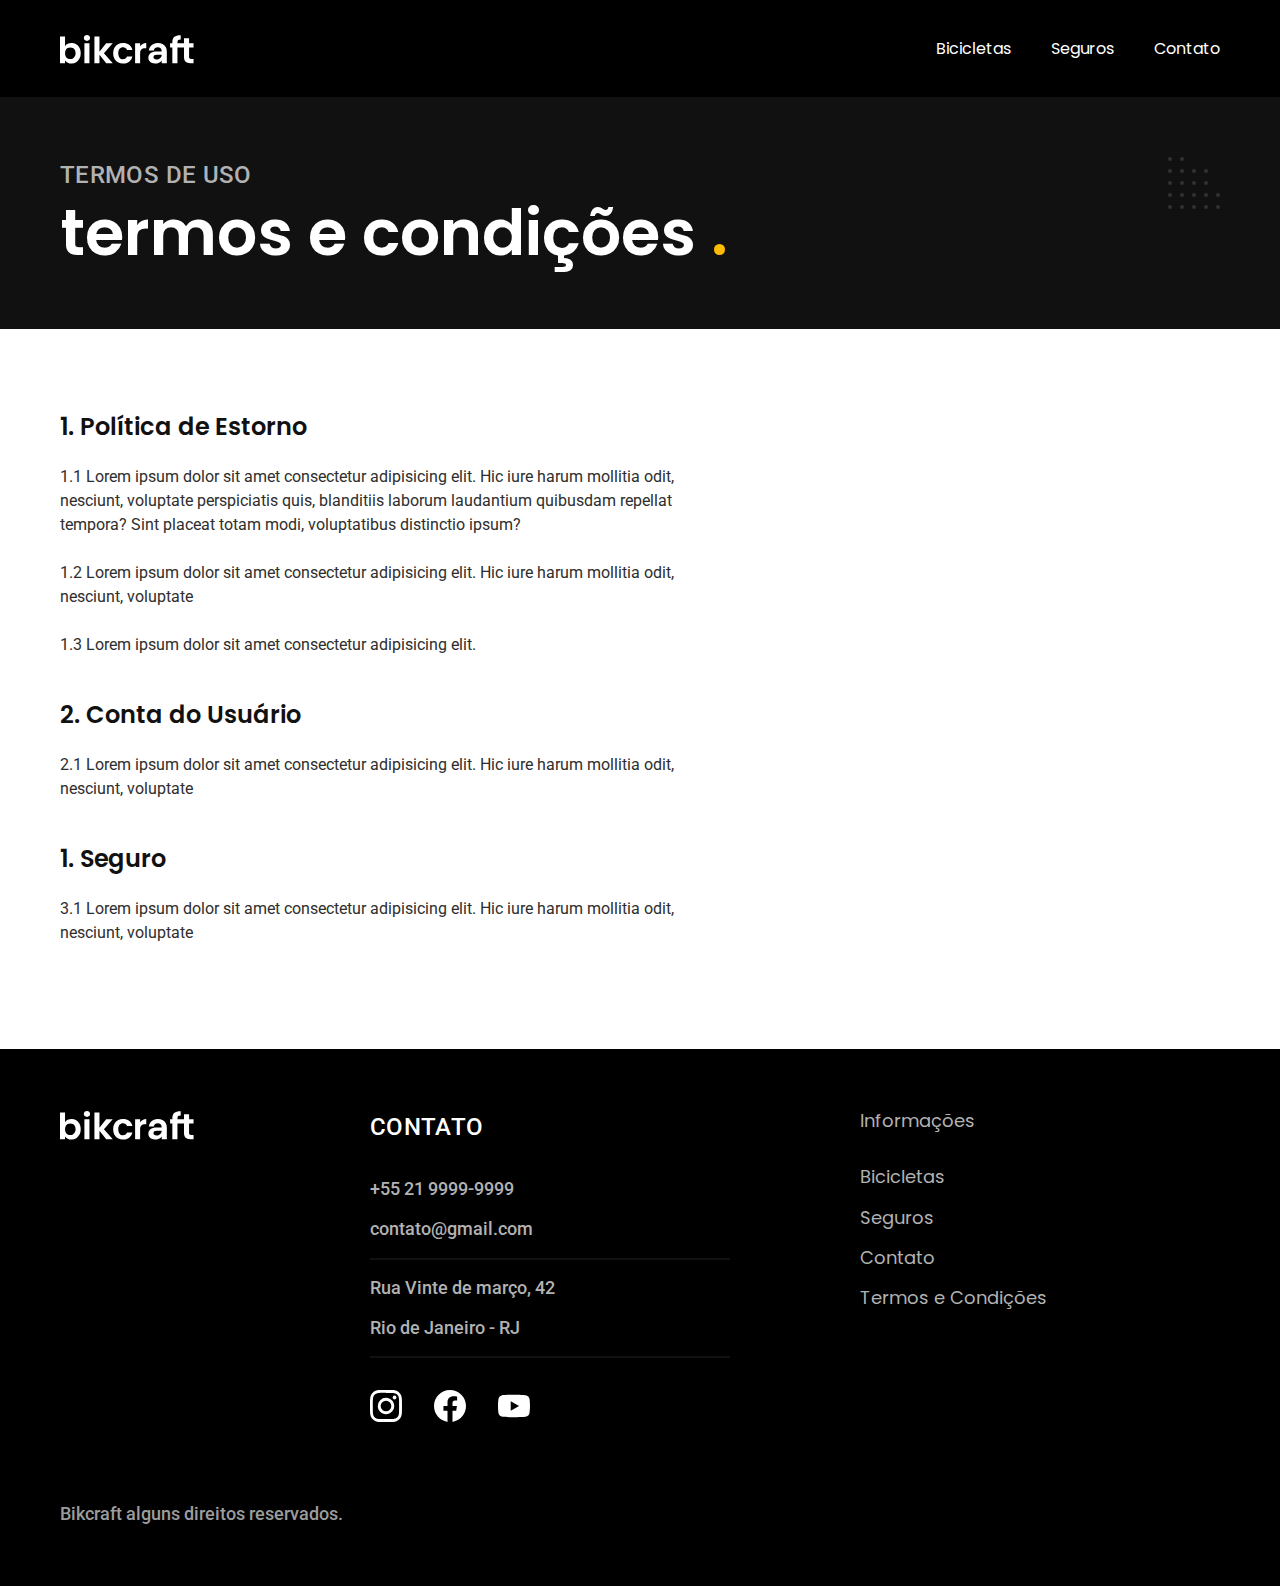
<file: termos.html>
<!DOCTYPE html>
<html lang="pt-br">

<head>
  <meta charset="UTF-8">
  <meta name="viewport" content="width=device-width, initial-scale=1.0">
  <title>Termos e Condições | Bikcraft</title>
  <meta name="description" content="Termos e condições">
  <link rel="preload" href="./css/style.css" as="style">
  <link rel="stylesheet" href="./css/style.css">


  <link rel="preconnect" href="https://fonts.googleapis.com">
  <link rel="preconnect" href="https://fonts.gstatic.com" crossorigin>
  <link href="https://fonts.googleapis.com/css2?family=Fira+Sans:wght@400;700&family=Merriweather:ital,opsz,wght@0,18..144,300..900;1,18..144,300..900&family=Poppins&family=Roboto:ital,wght@0,100..900;1,100..900&display=swap" rel="stylesheet">


</head>

<body id="termos">
  <header class="header-bg">
    <div class="header container">
      <a href="./">
        <img src="./img/bikcraft.svg" alt="Bikcraft">
      </a>

      <nav aria-label="primaria">
        <ul class="header-menu font-a-m cor-0">
          <li><a href="./bicicletas.html">Bicicletas</a></li>
          <li><a href="./seguros.html">Seguros</a></li>
          <li><a href="./contato.html">Contato</a></li>
        </ul>

      </nav>

    </div>

  </header>


  <main>

    <div class="titulo-bg">

      <div class="titulo container">
        <p class="font-2-l-b cor-5">Termos de uso</p>
        <h1 class="font-1-xxl cor-0">termos e condições <span class="cor-p1">.</span></h1>
      </div>



    </div>


    <div class="termos font-2-s cor-10  container">

      <h2 class="font-1-l cor-11">1. Política de Estorno</h2>

      <p>1.1 Lorem ipsum dolor sit amet consectetur adipisicing elit. Hic iure harum mollitia odit, nesciunt, voluptate perspiciatis quis, blanditiis laborum laudantium quibusdam repellat tempora? Sint placeat totam modi, voluptatibus distinctio ipsum?</p>

      <p>1.2 Lorem ipsum dolor sit amet consectetur adipisicing elit. Hic iure harum mollitia odit, nesciunt, voluptate </p>

      <p>1.3 Lorem ipsum dolor sit amet consectetur adipisicing elit.</p>

      <h2 class="font-1-l cor-11">2. Conta do Usuário</h2>

      <p>2.1 Lorem ipsum dolor sit amet consectetur adipisicing elit. Hic iure harum mollitia odit, nesciunt, voluptate </p>

      <h2 class="font-1-l cor-11">1. Seguro</h2>

      <p>3.1 Lorem ipsum dolor sit amet consectetur adipisicing elit. Hic iure harum mollitia odit, nesciunt, voluptate </p>
    </div>

  </main>








  <footer class="footer-bg">
    <div class="footer container">
      <img src="./img/bikcraft.svg" alt="Bikcraft">
      <div class="footer-contato">
        <h3 class="font-2-l-b cor-0">Contato</h3>
        <ul class="font-2-m cor-5">
          <li><a href="tel:+552199999999">+55 21 9999-9999</a></li>
          <li><a href="mailto:contato@hotmail.com">contato@gmail.com</a></li>
          <li>Rua Vinte de março, 42</li>
          <li>Rio de Janeiro - RJ</li>

        </ul>

        <div class="footer-redes">

          <a href="./">
            <img src="./img/redes/instagram.svg" alt="Instagram">
          </a>

          <a href="./">
            <img src="./img/redes/facebook.svg" alt="Facebook">
          </a>

          <a href="./">
            <img src="./img/redes/youtube.svg" alt="Youtube">
          </a>
        </div>

      </div>

      <div class="footer-informacoes">
        <h3 class="font-1-m cor-5">Informações</h3>

        <nav>
          <ul class="font-1-m cor-5">
            <li><a href="./bicicletas.html">Bicicletas</a></li>
            <li><a href="./seguros.html">Seguros</a></li>
            <li><a href="./contato.html">Contato</a></li>
            <li><a href="./termos.html">Termos e Condições</a></li>
          </ul>
        </nav>

      </div>


      <p class="footer-copy font-2-m cor-6">Bikcraft alguns direitos reservados.</p>

    </div>



  </footer>


</body>

</html>
</file>
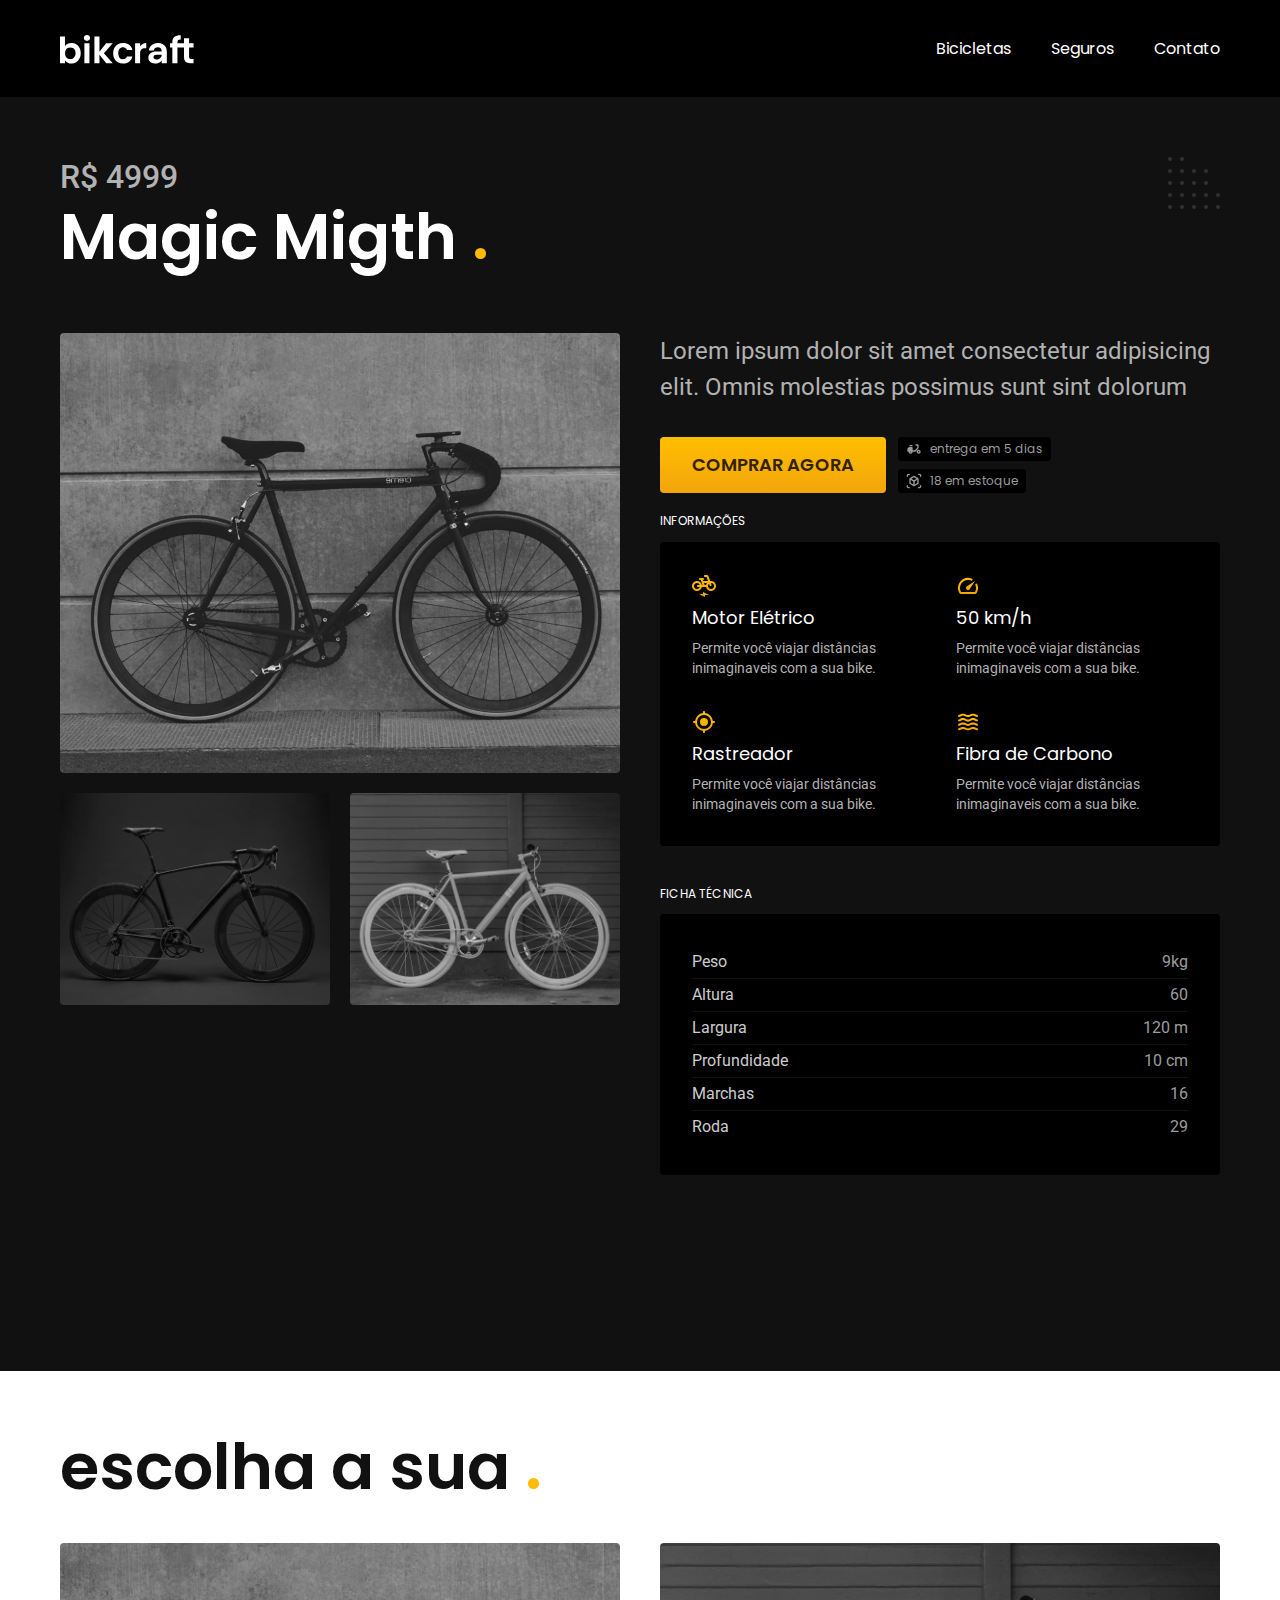
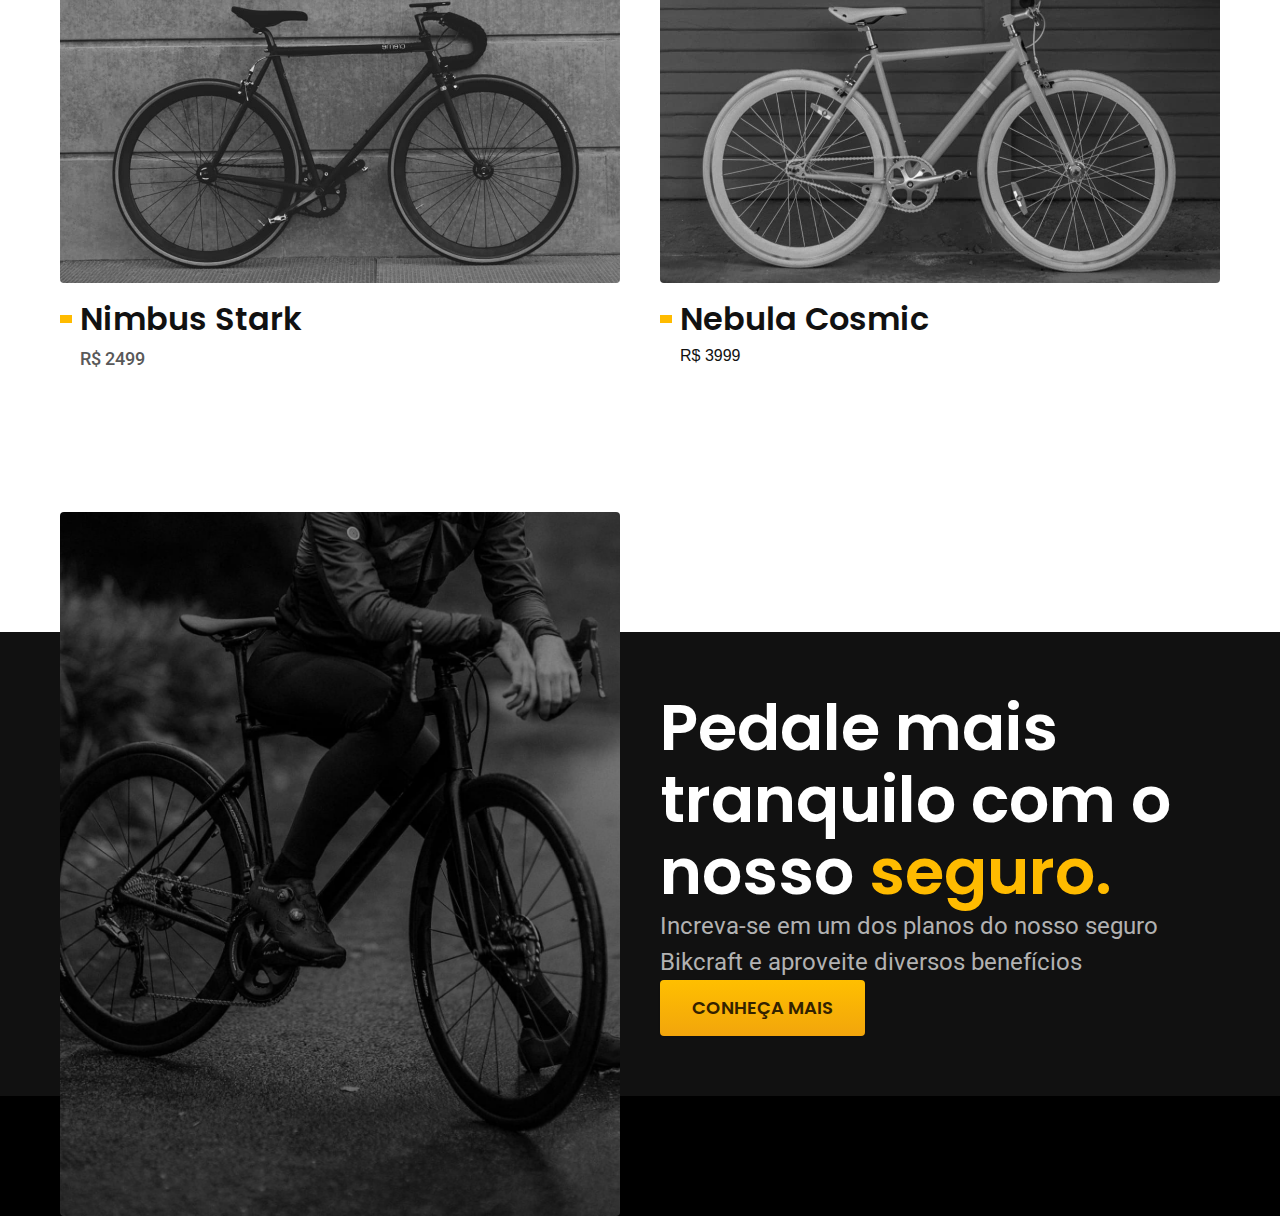
<file: bicicleta/magic.html>
<!DOCTYPE html>
<html lang="pt-br">

<head>
  <meta charset="UTF-8">
  <meta name="viewport" content="width=device-width, initial-scale=1.0">
  <title>Magic | Bikcraft</title>
  <meta name="description" content="Termos e condições">
  <link rel="stylesheet" href="../css/style.css">


  <link rel="preconnect" href="https://fonts.googleapis.com">
  <link rel="preconnect" href="https://fonts.gstatic.com" crossorigin>
  <link href="https://fonts.googleapis.com/css2?family=Fira+Sans:wght@400;700&family=Merriweather:ital,opsz,wght@0,18..144,300..900;1,18..144,300..900&family=Poppins&family=Roboto:ital,wght@0,100..900;1,100..900&display=swap" rel="stylesheet">


</head>

<body id="bicicleta">
  <header class="header-bg">
    <div class="header container">
      <a href="../">
        <img src="../img/bikcraft.svg" alt="Bikcraft">
      </a>

      <nav aria-label="primaria">
        <ul class="header-menu font-a-m cor-0">
          <li><a href="../bicicletas.html">Bicicletas</a></li>
          <li><a href="../seguros.html">Seguros</a></li>
          <li><a href="../contato.html">Contato</a></li>
        </ul>

      </nav>

    </div>

  </header>


<main class="titulo-bg">

<div>

  <div class="titulo container">
<p class="font-2-xl cor-5">R$ 4999</p>
<h1 class="font-1-xxl cor-0">Magic Migth  <span class="cor-p1">.</span></h1>
  </div>
</div>


<div class="bicicleta container">

  <div class="bicicleta-imagens">
    <img src="../img/bicicleta/nimbus2.jpg" alt="">
<img src="../img/bicicleta/nimbus1.jpg" alt="">
<img src="../img/bicicleta/nimbus3.jpg" alt="">


  </div>


  <div class="bicicleta-conteudo">
<p class="font-2-l cor-5">Lorem ipsum dolor sit amet consectetur adipisicing elit. Omnis molestias possimus sunt sint dolorum</p>

<div class="bicicleta-comprar">

  <a class="botao" href="../orcamento.html">Comprar agora</a>
<span class="font-1-xs cor-6"><img src="../img/icones/entrega.svg" alt=""> entrega em 5 dias </span>
<span class="font-1-xs cor-6"><img src="../img/icones/estoque.svg" alt="">18 em estoque </span>

</div>


  


<h2 class="font-1-xs cor-0">Informações</h2>

<ul class="bicicleta-informacoes">

<li>
<img src="../img/icones/eletrica.svg" alt="">
<h3 class="font-1-m cor-0">Motor Elétrico</h3>
<p class="font-2-xs cor-5">Permite você viajar distâncias inimaginaveis com a sua bike.</p>
</li>


<li>
<img src="../img/icones/velocidade.svg" alt="">
<h3 class="font-1-m cor-0">50 km/h</h3>
<p class="font-2-xs cor-5">Permite você viajar distâncias inimaginaveis com a sua bike.</p>
</li>


<li>
<img src="../img/icones/rastreador.svg" alt="">
<h3 class="font-1-m cor-0">Rastreador</h3>
<p class="font-2-xs cor-5">Permite você viajar distâncias inimaginaveis com a sua bike.</p>
</li>


<li>
<img src="../img/icones/carbono.svg" alt="">
<h3 class="font-1-m cor-0">Fibra de Carbono</h3>
<p class="font-2-xs cor-5">Permite você viajar distâncias inimaginaveis com a sua bike.</p>
</li>

</ul>


<h2 class="font-1-xs cor-0">Ficha Técnica</h2>

<ul class="bicicleta-ficha font-2-s cor-4">

<li>Peso <span>9kg</span></li>
<li>Altura <span>60</span></li>
<li>Largura <span>120 m</span></li>
<li>Profundidade <span>10 cm</span></li>
<li>Marchas <span>16</span></li>
<li>Roda <span>29</span></li>

</ul>

</div> /* bicicleta conteudo */


</div> /*bicicleta-container*/

  
</main>




  <article class="bicicletas-lista container">

    <h2 class="font-1-xxl"> escolha a sua <span class="cor-p1">.</span> </h2>

    <ul>

      <li>
        <a href="./nimbus.html">
          <img src="../img/bicicletas/magic.jpg" alt="Bicicleta preta">
          <h3 class="font-1-xl">Nimbus Stark</h3>
          <span class="font-2-m cor-8">R$ 2499</span>
        </a>
      </li>



      <li>
        <a href="./nebula.html">
          <img src="../img/bicicletas/nebula.jpg" alt="Bicicleta preta">
          <h3 class="font-1-xl">Nebula Cosmic</h3>
          <span clas="font-m- cor-8">R$ 3999</span>

        </a>

      </li>

    </ul>

  </article>


<article class="seguro-bg">

  <div class="seguro container">

    <div class="seguro-imagem">
<img src="../img/fotos/seguros.jpg" alt="Pessoa parada em cima de uma bicicleta">
 </div>


 
<div class="seguro-conteudo">
<h2 class="font-1-xxl cor-0">Pedale mais tranquilo com o nosso <span class="cor-p1"> <span>seguro.</span></h2>

<p class="font-2-l cor-5">Increva-se em um dos planos do nosso seguro Bikcraft e aproveite diversos benefícios</p>
<a class="botao" href="../seguros.html">Conheça Mais</a>
</div>


  </div>



</article>





</body>

</html>
</file>
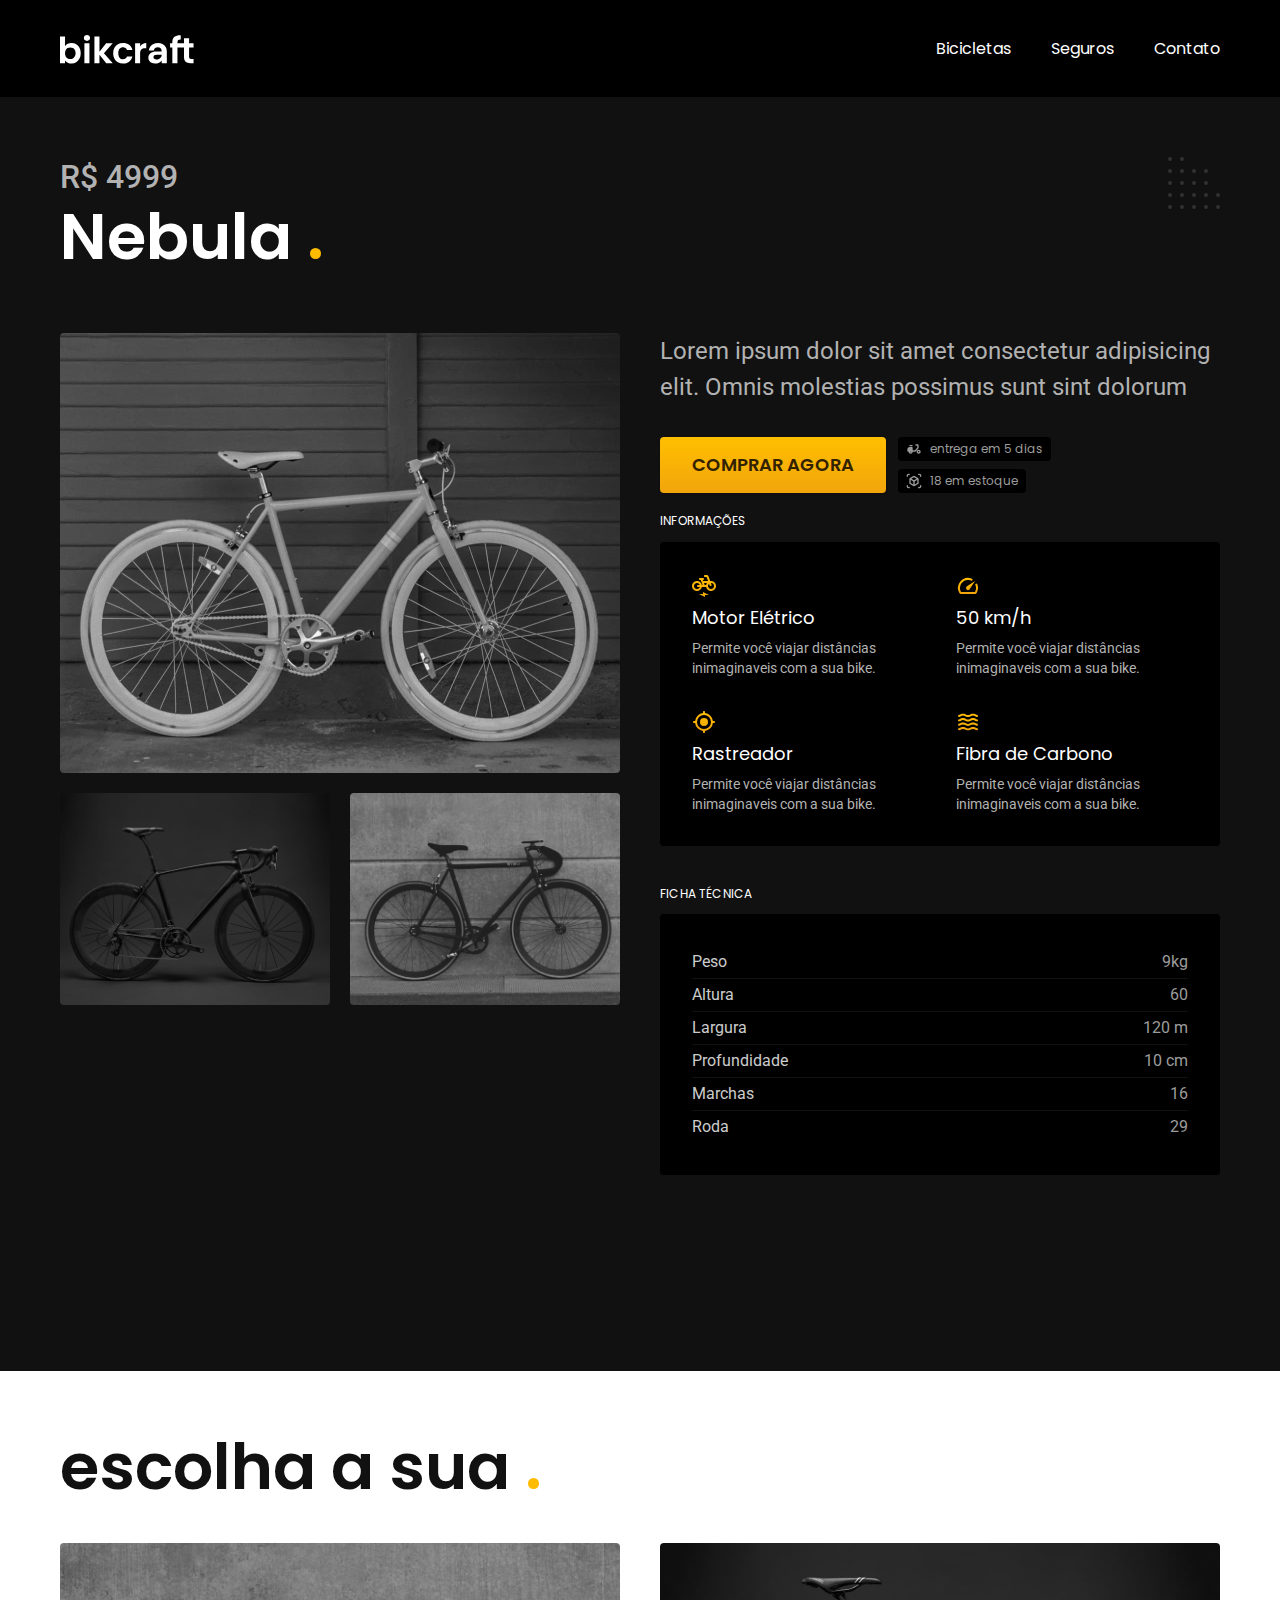
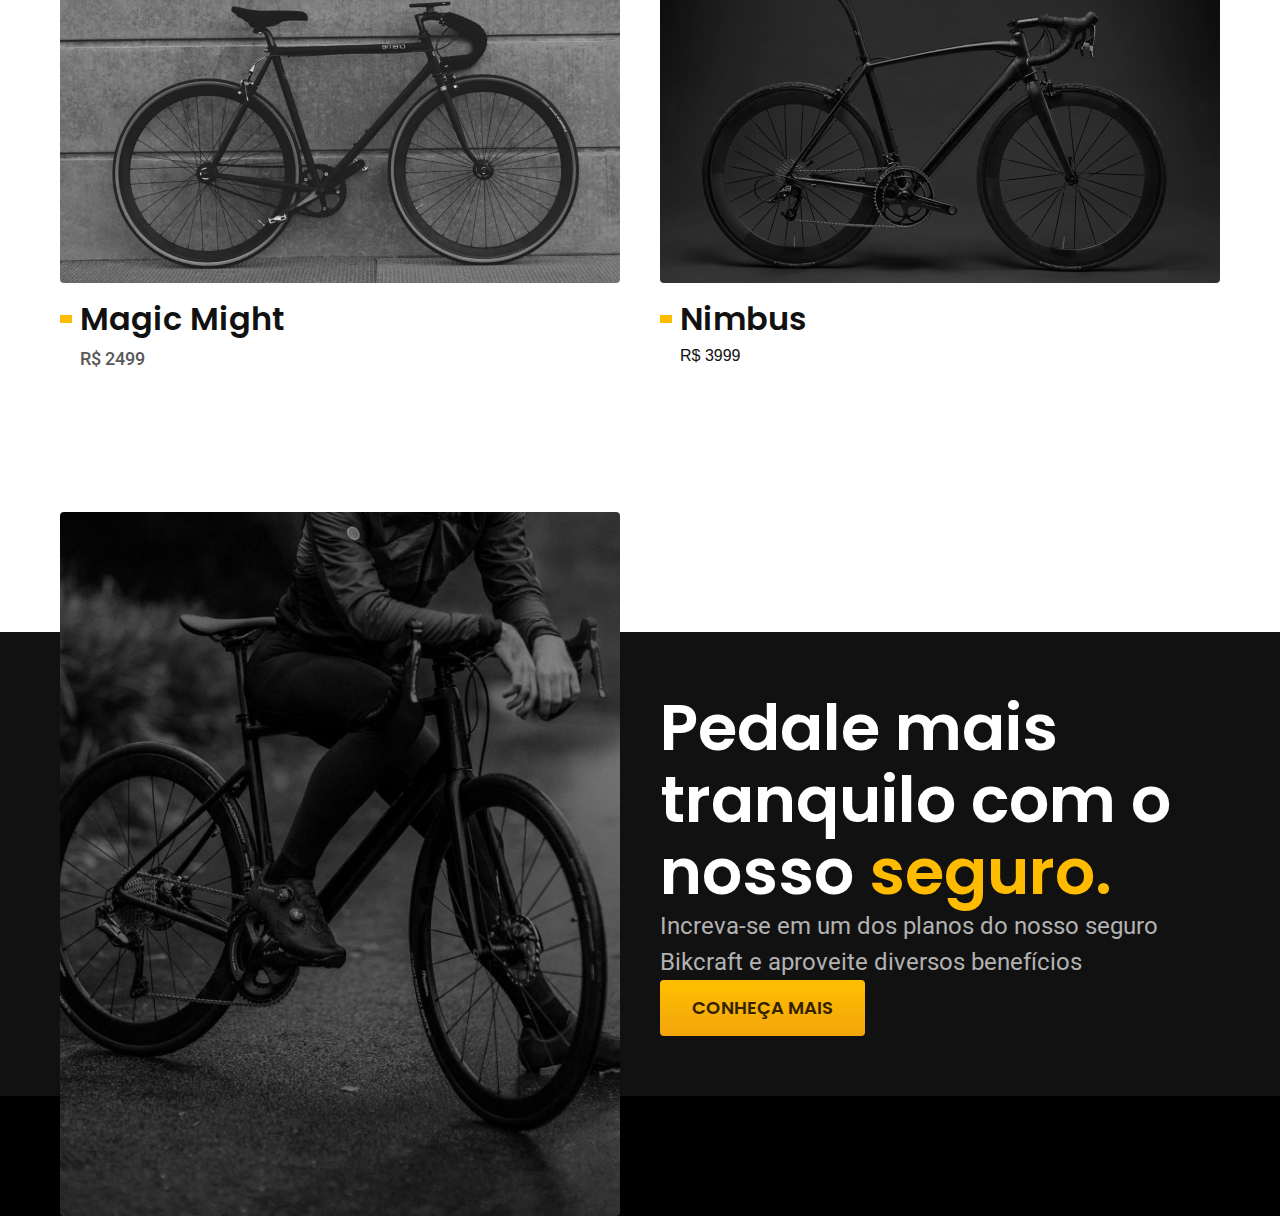
<file: bicicleta/nebula.html>
<!DOCTYPE html>
<html lang="pt-br">

<head>
  <meta charset="UTF-8">
  <meta name="viewport" content="width=device-width, initial-scale=1.0">
  <title>Nebula | Bikcraft</title>
  <meta name="description" content="Termos e condições">
  <link rel="stylesheet" href="../css/style.css">


  <link rel="preconnect" href="https://fonts.googleapis.com">
  <link rel="preconnect" href="https://fonts.gstatic.com" crossorigin>
  <link href="https://fonts.googleapis.com/css2?family=Fira+Sans:wght@400;700&family=Merriweather:ital,opsz,wght@0,18..144,300..900;1,18..144,300..900&family=Poppins&family=Roboto:ital,wght@0,100..900;1,100..900&display=swap" rel="stylesheet">


</head>

<body id="bicicleta">
  <header class="header-bg">
    <div class="header container">
      <a href="../">
        <img src="../img/bikcraft.svg" alt="Bikcraft">
      </a>

      <nav aria-label="primaria">
        <ul class="header-menu font-a-m cor-0">
          <li><a href="../bicicletas.html">Bicicletas</a></li>
          <li><a href="../seguros.html">Seguros</a></li>
          <li><a href="../contato.html">Contato</a></li>
        </ul>

      </nav>

    </div>

  </header>


<main class="titulo-bg">

<div>

  <div class="titulo container">
<p class="font-2-xl cor-5">R$ 4999</p>
<h1 class="font-1-xxl cor-0">Nebula <span class="cor-p1">.</span></h1>
  </div>
</div>


<div class="bicicleta container">

  <div class="bicicleta-imagens">
    <img src="../img/bicicleta/nimbus3.jpg" alt="">
<img src="../img/bicicleta/nimbus1.jpg" alt="">
<img src="../img/bicicleta/nimbus2.jpg" alt="">


  </div>


  <div class="bicicleta-conteudo">
<p class="font-2-l cor-5">Lorem ipsum dolor sit amet consectetur adipisicing elit. Omnis molestias possimus sunt sint dolorum</p>

<div class="bicicleta-comprar">

  <a class="botao" href="../orcamento.html">Comprar agora</a>
<span class="font-1-xs cor-6"><img src="../img/icones/entrega.svg" alt=""> entrega em 5 dias </span>
<span class="font-1-xs cor-6"><img src="../img/icones/estoque.svg" alt="">18 em estoque </span>

</div>


  


<h2 class="font-1-xs cor-0">Informações</h2>

<ul class="bicicleta-informacoes">

<li>
<img src="../img/icones/eletrica.svg" alt="">
<h3 class="font-1-m cor-0">Motor Elétrico</h3>
<p class="font-2-xs cor-5">Permite você viajar distâncias inimaginaveis com a sua bike.</p>
</li>


<li>
<img src="../img/icones/velocidade.svg" alt="">
<h3 class="font-1-m cor-0">50 km/h</h3>
<p class="font-2-xs cor-5">Permite você viajar distâncias inimaginaveis com a sua bike.</p>
</li>


<li>
<img src="../img/icones/rastreador.svg" alt="">
<h3 class="font-1-m cor-0">Rastreador</h3>
<p class="font-2-xs cor-5">Permite você viajar distâncias inimaginaveis com a sua bike.</p>
</li>


<li>
<img src="../img/icones/carbono.svg" alt="">
<h3 class="font-1-m cor-0">Fibra de Carbono</h3>
<p class="font-2-xs cor-5">Permite você viajar distâncias inimaginaveis com a sua bike.</p>
</li>

</ul>


<h2 class="font-1-xs cor-0">Ficha Técnica</h2>

<ul class="bicicleta-ficha font-2-s cor-4">

<li>Peso <span>9kg</span></li>
<li>Altura <span>60</span></li>
<li>Largura <span>120 m</span></li>
<li>Profundidade <span>10 cm</span></li>
<li>Marchas <span>16</span></li>
<li>Roda <span>29</span></li>

</ul>

</div> /* bicicleta conteudo */


</div> /*bicicleta-container*/

  
</main>




  <article class="bicicletas-lista container">

    <h2 class="font-1-xxl"> escolha a sua <span class="cor-p1">.</span> </h2>

    <ul>

      <li>
        <a href="./magic.html">
          <img src="../img/bicicletas/magic.jpg" alt="Bicicleta preta">
          <h3 class="font-1-xl">Magic Might</h3>
          <span class="font-2-m cor-8">R$ 2499</span>
        </a>
      </li>



      <li>
        <a href="./nimbus.html">
          <img src="../img/bicicletas/nimbus.jpg" alt="Bicicleta preta">
          <h3 class="font-1-xl">Nimbus</h3>
          <span clas="font-m- cor-8">R$ 3999</span>

        </a>

      </li>

    </ul>

  </article>


<article class="seguro-bg">

  <div class="seguro container">

    <div class="seguro-imagem">
<img src="../img/fotos/seguros.jpg" alt="Pessoa parada em cima de uma bicicleta">
 </div>


 
<div class="seguro-conteudo">
<h2 class="font-1-xxl cor-0">Pedale mais tranquilo com o nosso <span class="cor-p1"> <span>seguro.</span></h2>

<p class="font-2-l cor-5">Increva-se em um dos planos do nosso seguro Bikcraft e aproveite diversos benefícios</p>
<a class="botao" href="../seguros.html">Conheça Mais</a>
</div>


  </div>



</article>





</body>

</html>
</file>
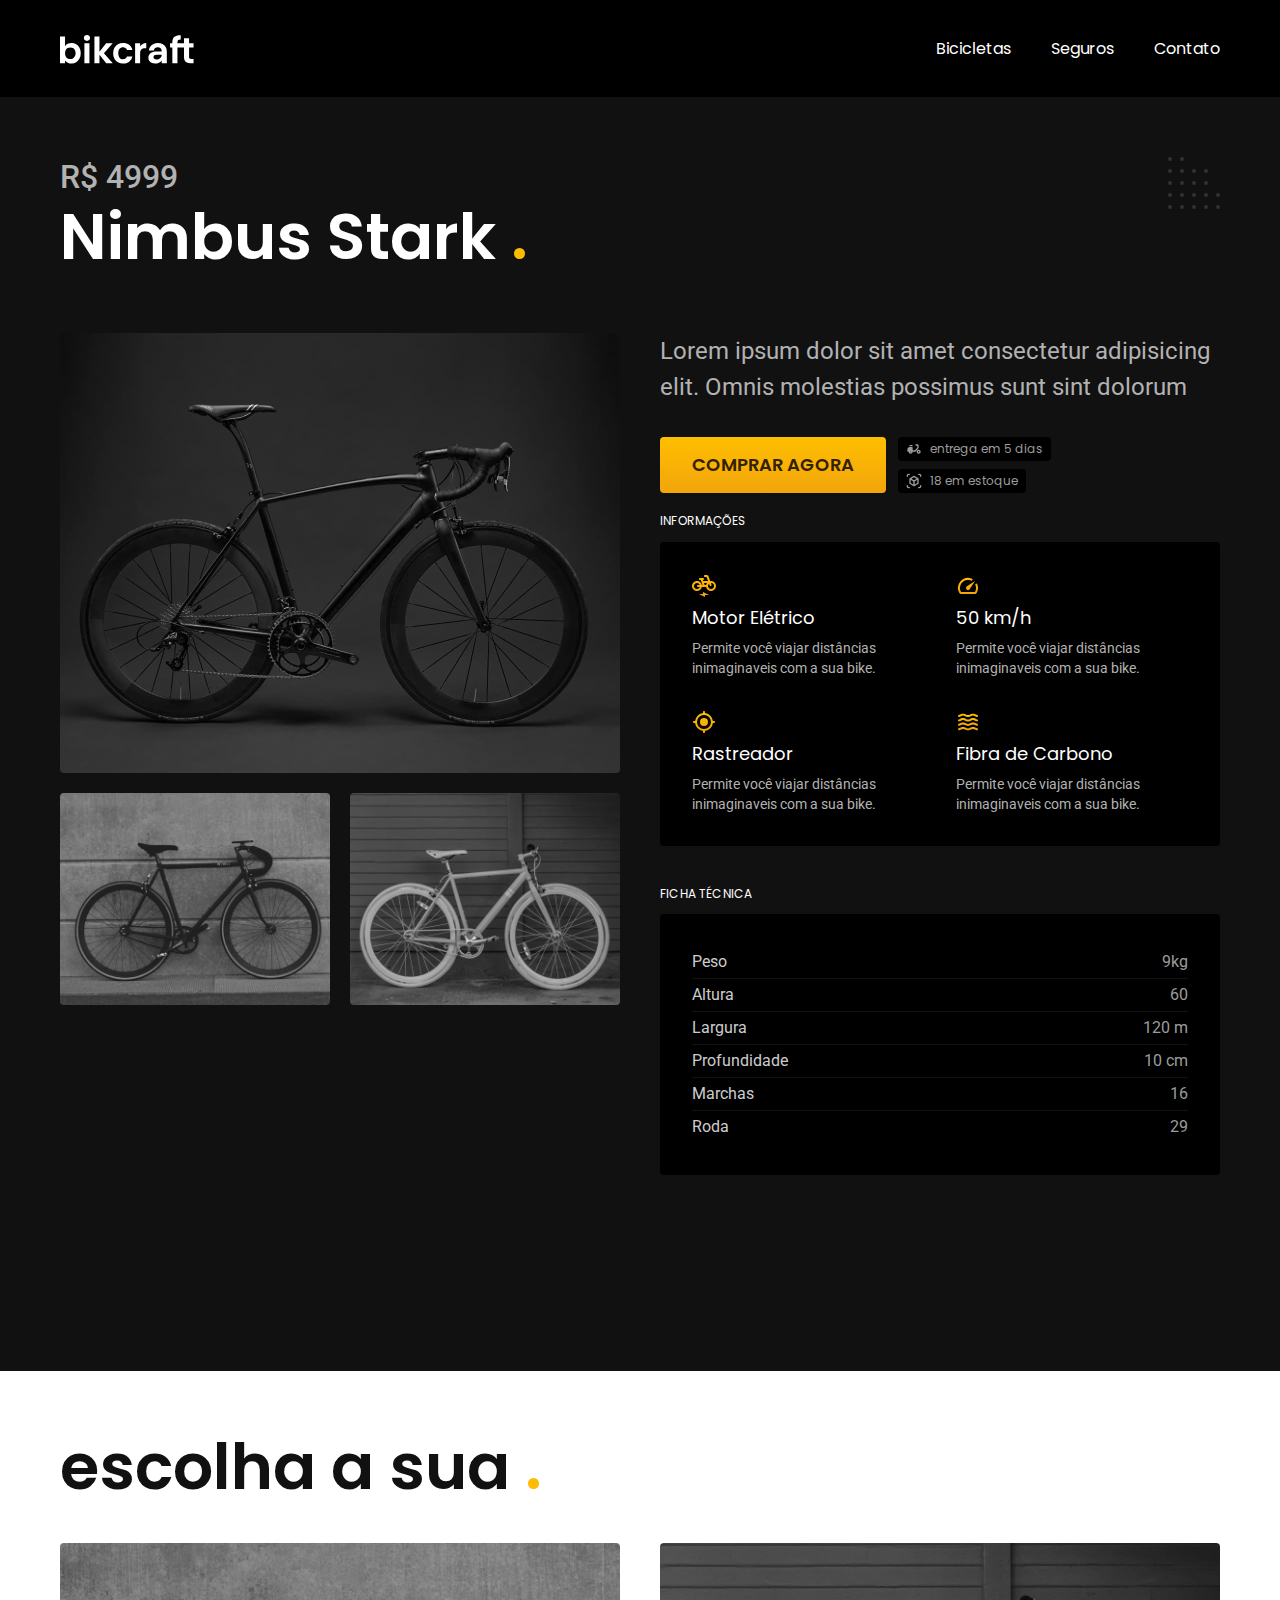
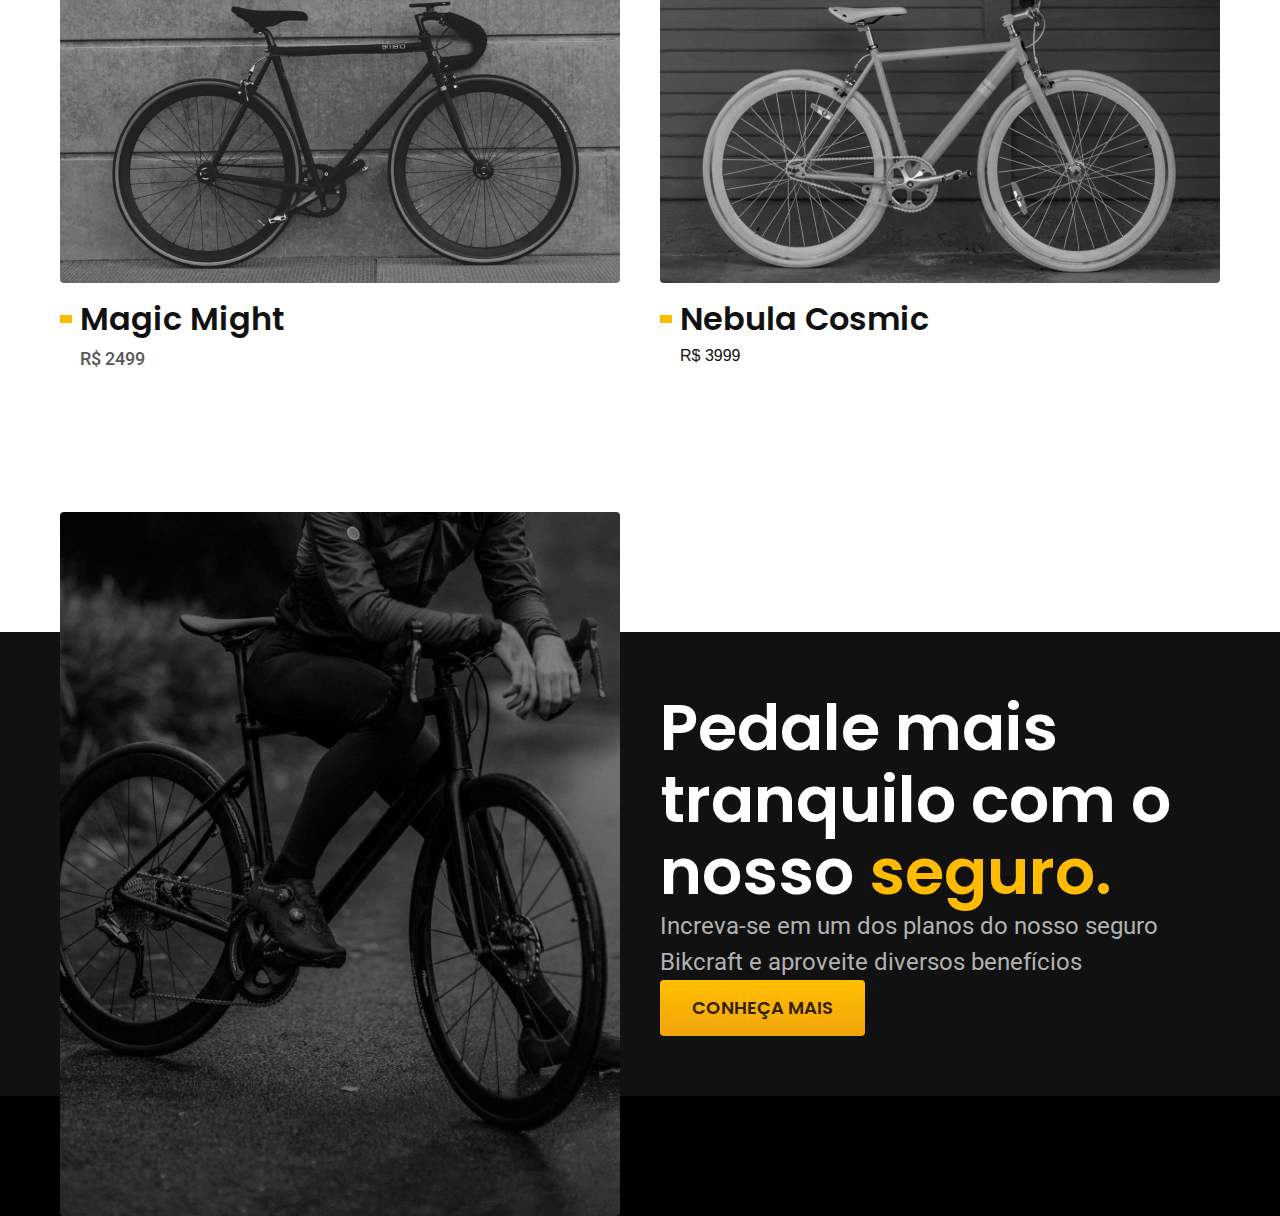
<file: bicicleta/nimbus.html>
<!DOCTYPE html>
<html lang="pt-br">

<head>
  <meta charset="UTF-8">
  <meta name="viewport" content="width=device-width, initial-scale=1.0">
  <title>Nimbus | Bikcraft</title>
  <meta name="description" content="Termos e condições">
  <link rel="stylesheet" href="../css/style.css">


  <link rel="preconnect" href="https://fonts.googleapis.com">
  <link rel="preconnect" href="https://fonts.gstatic.com" crossorigin>
  <link href="https://fonts.googleapis.com/css2?family=Fira+Sans:wght@400;700&family=Merriweather:ital,opsz,wght@0,18..144,300..900;1,18..144,300..900&family=Poppins&family=Roboto:ital,wght@0,100..900;1,100..900&display=swap" rel="stylesheet">


</head>

<body id="bicicleta">
  <header class="header-bg">
    <div class="header container">
      <a href="../">
        <img src="../img/bikcraft.svg" alt="Bikcraft">
      </a>

      <nav aria-label="primaria">
        <ul class="header-menu font-a-m cor-0">
          <li><a href="../bicicletas.html">Bicicletas</a></li>
          <li><a href="../seguros.html">Seguros</a></li>
          <li><a href="../contato.html">Contato</a></li>
        </ul>

      </nav>

    </div>

  </header>


<main class="titulo-bg">

<div>

  <div class="titulo container">
<p class="font-2-xl cor-5">R$ 4999</p>
<h1 class="font-1-xxl cor-0">Nimbus Stark <span class="cor-p1">.</span></h1>
  </div>
</div>


<div class="bicicleta container">

  <div class="bicicleta-imagens">
<img src="../img/bicicleta/nimbus1.jpg" alt="">
<img src="../img/bicicleta/nimbus2.jpg" alt="">
<img src="../img/bicicleta/nimbus3.jpg" alt="">


  </div>


  <div class="bicicleta-conteudo">
<p class="font-2-l cor-5">Lorem ipsum dolor sit amet consectetur adipisicing elit. Omnis molestias possimus sunt sint dolorum</p>

<div class="bicicleta-comprar">

  <a class="botao" href="../orcamento.html">Comprar agora</a>
<span class="font-1-xs cor-6"><img src="../img/icones/entrega.svg" alt=""> entrega em 5 dias </span>
<span class="font-1-xs cor-6"><img src="../img/icones/estoque.svg" alt="">18 em estoque </span>

</div>


  


<h2 class="font-1-xs cor-0">Informações</h2>

<ul class="bicicleta-informacoes">

<li>
<img src="../img/icones/eletrica.svg" alt="">
<h3 class="font-1-m cor-0">Motor Elétrico</h3>
<p class="font-2-xs cor-5">Permite você viajar distâncias inimaginaveis com a sua bike.</p>
</li>


<li>
<img src="../img/icones/velocidade.svg" alt="">
<h3 class="font-1-m cor-0">50 km/h</h3>
<p class="font-2-xs cor-5">Permite você viajar distâncias inimaginaveis com a sua bike.</p>
</li>


<li>
<img src="../img/icones/rastreador.svg" alt="">
<h3 class="font-1-m cor-0">Rastreador</h3>
<p class="font-2-xs cor-5">Permite você viajar distâncias inimaginaveis com a sua bike.</p>
</li>


<li>
<img src="../img/icones/carbono.svg" alt="">
<h3 class="font-1-m cor-0">Fibra de Carbono</h3>
<p class="font-2-xs cor-5">Permite você viajar distâncias inimaginaveis com a sua bike.</p>
</li>

</ul>


<h2 class="font-1-xs cor-0">Ficha Técnica</h2>

<ul class="bicicleta-ficha font-2-s cor-4">

<li>Peso <span>9kg</span></li>
<li>Altura <span>60</span></li>
<li>Largura <span>120 m</span></li>
<li>Profundidade <span>10 cm</span></li>
<li>Marchas <span>16</span></li>
<li>Roda <span>29</span></li>

</ul>

</div> /* bicicleta conteudo */


</div> /*bicicleta-container*/

  
</main>




  <article class="bicicletas-lista container">

    <h2 class="font-1-xxl"> escolha a sua <span class="cor-p1">.</span> </h2>

    <ul>

      <li>
        <a href="./magic.html">
          <img src="../img/bicicletas/magic.jpg" alt="Bicicleta preta">
          <h3 class="font-1-xl">Magic Might</h3>
          <span class="font-2-m cor-8">R$ 2499</span>
        </a>
      </li>



      <li>
        <a href="./nebula.html">
          <img src="../img/bicicletas/nebula.jpg" alt="Bicicleta preta">
          <h3 class="font-1-xl">Nebula Cosmic</h3>
          <span clas="font-m- cor-8">R$ 3999</span>

        </a>

      </li>

    </ul>

  </article>


<article class="seguro-bg">

  <div class="seguro container">

    <div class="seguro-imagem">
<img src="../img/fotos/seguros.jpg" alt="Pessoa parada em cima de uma bicicleta">
 </div>


 
<div class="seguro-conteudo">
<h2 class="font-1-xxl cor-0">Pedale mais tranquilo com o nosso <span class="cor-p1"> <span>seguro.</span></h2>

<p class="font-2-l cor-5">Increva-se em um dos planos do nosso seguro Bikcraft e aproveite diversos benefícios</p>
<a class="botao" href="../seguros.html">Conheça Mais</a>
</div>


  </div>



</article>





</body>

</html>
</file>
<file: css/style.css>
@import "./global/global.css";
@import "./utilidades/tipografia.css";
@import "./utilidades/cores.css";

@import "./global/header.css";

@import "./global/footer.css";


/* Utilidades */

@import "./utilidades/componentes.css";
@import "./utilidades/formulario.css";


/* Home */
@import "./home/introducao.css";
@import "./home/tecnologia.css";
@import "./home/parceiros.css";
@import "./home/depoimento.css";

/* Bicicletas */
@import "./bicicletas/bicicletas-lista.css";
@import "./bicicletas/bicicletas.css";

/* Bicicleta */

@import "./bicicleta/bicicleta.css";
@import "./bicicleta/seguro.css";


/* Seguros */

@import "./seguros/seguros.css";
@import "./seguros/vantagens.css";
@import "./seguros/perguntas.css";



/* Contato */

@import "./contato/contato.css";
@import "./contato/lojas.css";


/* Orçamento */

@import "./orcamento/orcamento.css";


/* Termos */

@import "./termos/termos.css";
</file>
